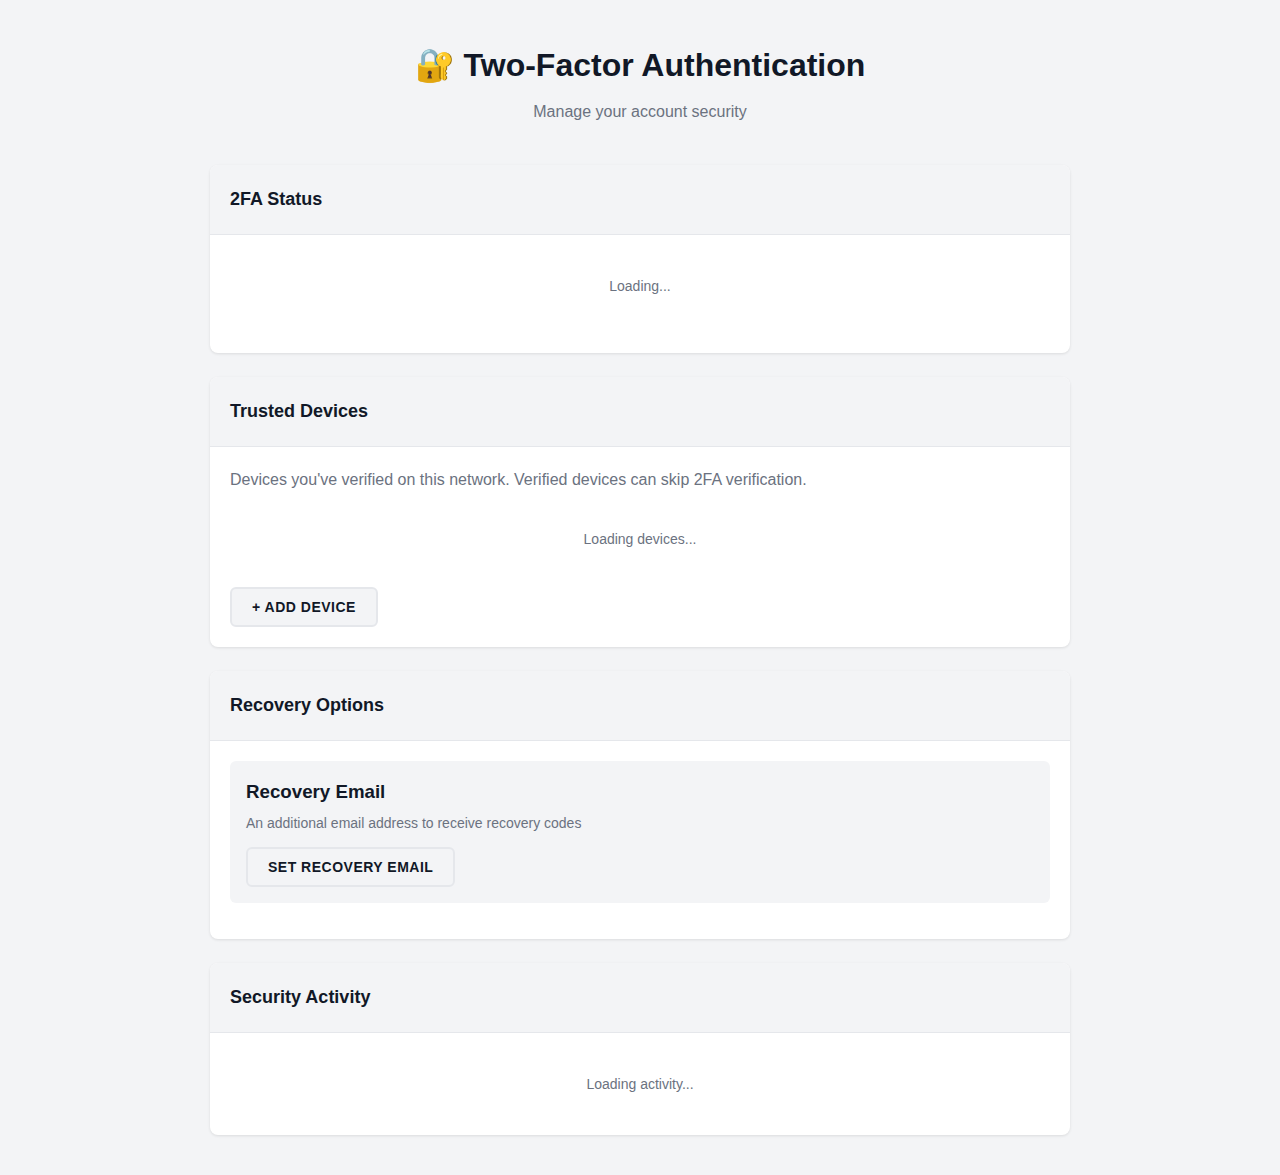
<file: 2fa-manage.html>
<!DOCTYPE html>
<html lang="en">
<head>
    <meta charset="UTF-8">
    <meta name="viewport" content="width=device-width, initial-scale=1.0">
    <title>2FA Management - ExpenseFlow</title>
    <link rel="stylesheet" href="2fa-manage.css">
</head>
<body>
    <div class="container">
        <div class="header">
            <h1>🔐 Two-Factor Authentication</h1>
            <p>Manage your account security</p>
        </div>

        <div class="content">
            <!-- 2FA Status Section -->
            <div class="card" id="status-card">
                <div class="card-header">
                    <h2>2FA Status</h2>
                </div>
                <div class="card-body">
                    <div class="status-info" id="status-info">
                        <div class="loading">Loading...</div>
                    </div>
                </div>
            </div>

            <!-- Enable/Disable 2FA Section -->
            <div class="card" id="enable-disable-card" style="display: none;">
                <div class="card-header">
                    <h2>Enable Two-Factor Authentication</h2>
                </div>
                <div class="card-body">
                    <p>Protect your account with two-factor authentication. Choose how you want to verify your identity when logging in.</p>
                    <button class="btn btn-primary" onclick="startTwoFASetup()">Start Setup</button>
                </div>
            </div>

            <!-- Disable 2FA Section -->
            <div class="card" id="disable-card" style="display: none;">
                <div class="card-header">
                    <h2>Disable Two-Factor Authentication</h2>
                </div>
                <div class="card-body">
                    <p class="warning">⚠️ Disabling 2FA will reduce your account security. Your account will no longer require 2FA verification during login.</p>
                    <button class="btn btn-danger" onclick="showDisableConfirm()">Disable 2FA</button>
                </div>
            </div>

            <!-- Backup Codes Section -->
            <div class="card" id="backup-codes-card" style="display: none;">
                <div class="card-header">
                    <h2>Backup Codes</h2>
                </div>
                <div class="card-body">
                    <p>Use backup codes to access your account if you lose access to your 2FA device.</p>
                    <div id="backup-codes-info"></div>
                    <div class="button-group">
                        <button class="btn btn-secondary" onclick="downloadBackupCodes()">📥 Download</button>
                        <button class="btn btn-secondary" onclick="printBackupCodes()">🖨️ Print</button>
                        <button class="btn btn-secondary" onclick="regenerateBackupCodes()">🔄 Regenerate</button>
                    </div>
                </div>
            </div>

            <!-- 2FA Method Section -->
            <div class="card" id="method-card" style="display: none;">
                <div class="card-header">
                    <h2>2FA Method</h2>
                </div>
                <div class="card-body">
                    <div class="method-info" id="method-info"></div>
                    <button class="btn btn-secondary" onclick="switchTwoFAMethod()">Change Method</button>
                </div>
            </div>

            <!-- Adaptive MFA Section -->
            <div class="card" id="adaptive-mfa-card" style="display: none;">
                <div class="card-header">
                    <h2>🤖 Adaptive MFA Orchestrator</h2>
                    <span class="beta-badge">BETA</span>
                </div>
                <div class="card-body">
                    <p>Enable adaptive multi-factor authentication that selects challenges based on risk assessment and user behavior patterns.</p>
                    <div id="adaptive-status" class="adaptive-status">
                        <div class="loading">Loading adaptive settings...</div>
                    </div>
                    <div class="adaptive-controls" id="adaptive-controls" style="display: none;">
                        <div class="adaptive-toggle">
                            <label class="toggle-label">
                                <input type="checkbox" id="adaptive-enabled" onchange="toggleAdaptiveMFA()">
                                <span class="toggle-slider"></span>
                                Enable Adaptive MFA
                            </label>
                        </div>
                        <div class="adaptive-settings" id="adaptive-settings" style="display: none;">
                            <h3>Risk Thresholds</h3>
                            <div class="threshold-controls">
                                <div class="threshold-item">
                                    <label for="high-threshold">High Risk Threshold:</label>
                                    <input type="range" id="high-threshold" min="0.5" max="1.0" step="0.1" value="0.8" onchange="updateThresholdDisplay('high')">
                                    <span id="high-threshold-value">0.8</span>
                                </div>
                                <div class="threshold-item">
                                    <label for="medium-threshold">Medium Risk Threshold:</label>
                                    <input type="range" id="medium-threshold" min="0.2" max="0.8" step="0.1" value="0.5" onchange="updateThresholdDisplay('medium')">
                                    <span id="medium-threshold-value">0.5</span>
                                </div>
                            </div>
                            <button class="btn btn-primary" onclick="saveAdaptiveSettings()">Save Settings</button>
                        </div>
                        <div class="adaptive-methods" id="adaptive-methods">
                            <h3>Available Challenge Methods</h3>
                            <div class="method-grid" id="method-grid">
                                <div class="loading">Loading methods...</div>
                            </div>
                        </div>
                        <div class="adaptive-test">
                            <h3>Test Confidence Scoring</h3>
                            <button class="btn btn-secondary" onclick="testConfidenceScoring()">🧪 Test Current Session</button>
                            <div id="confidence-result" class="confidence-result" style="display: none;"></div>
                        </div>
                    </div>
                </div>
            </div>

            <!-- Trusted Devices Section -->
            <div class="card">
                <div class="card-header">
                    <h2>Trusted Devices</h2>
                </div>
                <div class="card-body">
                    <p>Devices you've verified on this network. Verified devices can skip 2FA verification.</p>
                    <div id="devices-list" class="devices-list">
                        <div class="loading">Loading devices...</div>
                    </div>
                    <button class="btn btn-secondary" onclick="addNewDevice()">+ Add Device</button>
                </div>
            </div>

            <!-- Recovery Settings Section -->
            <div class="card">
                <div class="card-header">
                    <h2>Recovery Options</h2>
                </div>
                <div class="card-body">
                    <div class="recovery-option">
                        <h3>Recovery Email</h3>
                        <p>An additional email address to receive recovery codes</p>
                        <div id="recovery-email-info"></div>
                        <button class="btn btn-secondary" onclick="setRecoveryEmail()">Set Recovery Email</button>
                    </div>
                </div>
            </div>

            <!-- Activity Log Section -->
            <div class="card">
                <div class="card-header">
                    <h2>Security Activity</h2>
                </div>
                <div class="card-body">
                    <div id="activity-log" class="activity-log">
                        <div class="loading">Loading activity...</div>
                    </div>
                </div>
            </div>
        </div>
    </div>

    <!-- Disable Confirmation Modal -->
    <div id="disable-modal" class="modal" style="display: none;">
        <div class="modal-content">
            <div class="modal-header">
                <h2>Confirm Disable 2FA</h2>
                <button class="modal-close" onclick="closeModal()">&times;</button>
            </div>
            <div class="modal-body">
                <p class="warning">⚠️ <strong>Warning:</strong> Disabling 2FA will make your account less secure.</p>
                <p>Are you sure you want to disable two-factor authentication?</p>
                <div class="form-group">
                    <label for="disable-password">Enter your password to confirm:</label>
                    <input type="password" id="disable-password" placeholder="Your password" />
                </div>
            </div>
            <div class="modal-footer">
                <button class="btn btn-secondary" onclick="closeModal()">Cancel</button>
                <button class="btn btn-danger" onclick="confirmDisable()">Disable 2FA</button>
            </div>
        </div>
    </div>

    <!-- Verify Device Modal -->
    <div id="verify-device-modal" class="modal" style="display: none;">
        <div class="modal-content">
            <div class="modal-header">
                <h2>Verify Device</h2>
                <button class="modal-close" onclick="closeModal()">&times;</button>
            </div>
            <div class="modal-body">
                <p>Check your email for a verification code, then enter it below:</p>
                <div class="form-group">
                    <label for="verify-code">Verification Code:</label>
                    <input type="text" id="verify-code" placeholder="000000" maxlength="6" />
                </div>
                <div id="verify-error" class="error-message"></div>
            </div>
            <div class="modal-footer">
                <button class="btn btn-secondary" onclick="closeModal()">Cancel</button>
                <button class="btn btn-primary" onclick="confirmVerifyDevice()">Verify</button>
            </div>
        </div>
    </div>

    <!-- Recovery Email Modal -->
    <div id="recovery-email-modal" class="modal" style="display: none;">
        <div class="modal-content">
            <div class="modal-header">
                <h2>Set Recovery Email</h2>
                <button class="modal-close" onclick="closeModal()">&times;</button>
            </div>
            <div class="modal-body">
                <p>Set an additional email address to receive recovery codes:</p>
                <div class="form-group">
                    <label for="recovery-email">Recovery Email:</label>
                    <input type="email" id="recovery-email" placeholder="your.backup@email.com" />
                </div>
                <div id="recovery-error" class="error-message"></div>
            </div>
            <div class="modal-footer">
                <button class="btn btn-secondary" onclick="closeModal()">Cancel</button>
                <button class="btn btn-primary" onclick="confirmRecoveryEmail()">Save</button>
            </div>
        </div>
    </div>

    <script src="2fa-manage.js"></script>
</body>
</html>
</file>
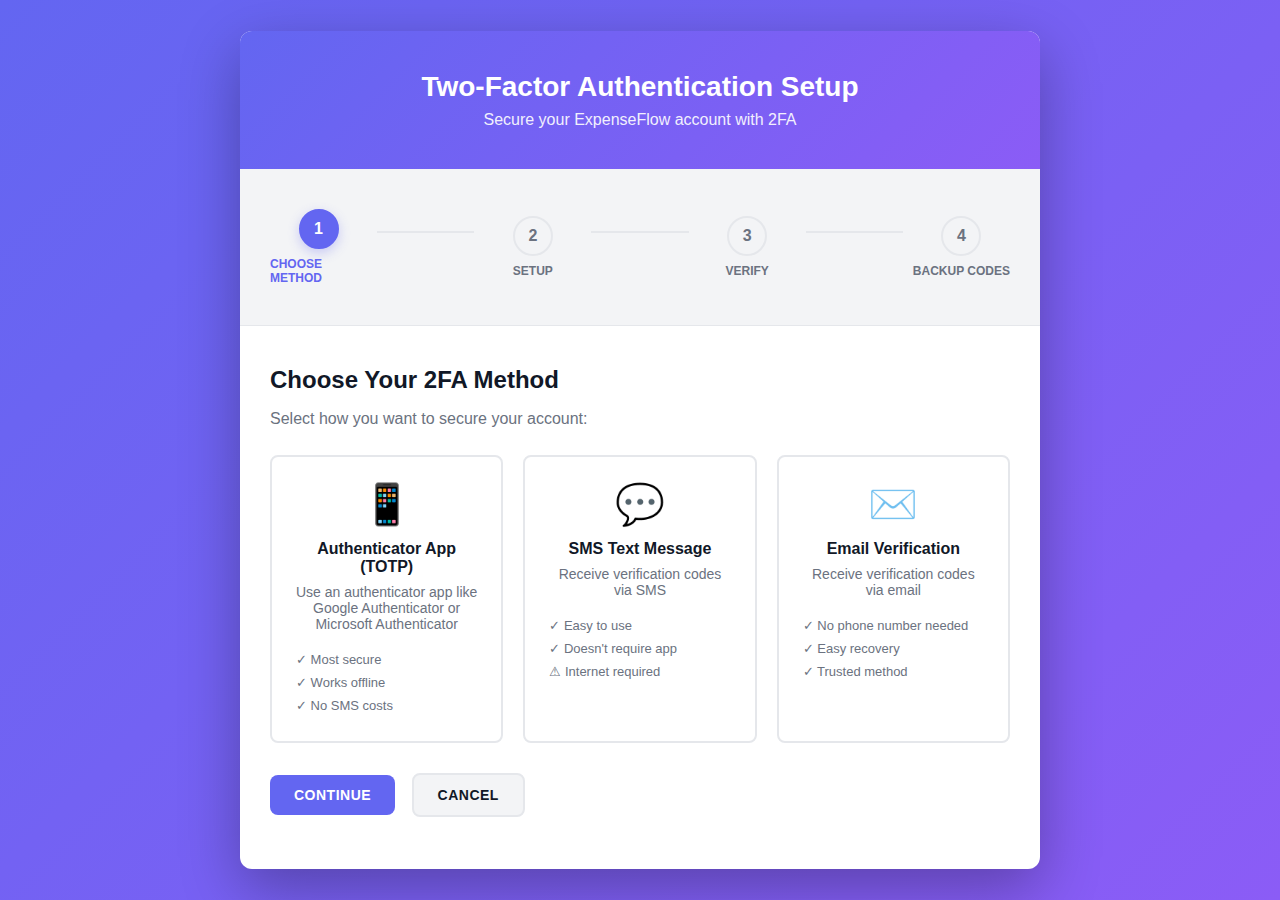
<file: 2fa-setup.html>
<!DOCTYPE html>
<html lang="en">
<head>
    <meta charset="UTF-8">
    <meta name="viewport" content="width=device-width, initial-scale=1.0">
    <title>2FA Setup Wizard - ExpenseFlow</title>
    <link rel="stylesheet" href="2fa-setup.css">
</head>
<body>
    <div class="container">
        <div class="wizard-container">
            <div class="wizard-header">
                <h1>Two-Factor Authentication Setup</h1>
                <p>Secure your ExpenseFlow account with 2FA</p>
            </div>

            <!-- Progress Indicator -->
            <div class="progress-indicator">
                <div class="step active" data-step="1">
                    <span class="step-number">1</span>
                    <span class="step-label">Choose Method</span>
                </div>
                <div class="progress-line"></div>
                <div class="step" data-step="2">
                    <span class="step-number">2</span>
                    <span class="step-label">Setup</span>
                </div>
                <div class="progress-line"></div>
                <div class="step" data-step="3">
                    <span class="step-number">3</span>
                    <span class="step-label">Verify</span>
                </div>
                <div class="progress-line"></div>
                <div class="step" data-step="4">
                    <span class="step-number">4</span>
                    <span class="step-label">Backup Codes</span>
                </div>
            </div>

            <!-- Step 1: Choose Method -->
            <div class="wizard-step active" id="step-1">
                <h2>Choose Your 2FA Method</h2>
                <p>Select how you want to secure your account:</p>

                <div class="method-options">
                    <div class="method-card" data-method="totp">
                        <div class="method-icon">📱</div>
                        <h3>Authenticator App (TOTP)</h3>
                        <p>Use an authenticator app like Google Authenticator or Microsoft Authenticator</p>
                        <ul class="method-features">
                            <li>✓ Most secure</li>
                            <li>✓ Works offline</li>
                            <li>✓ No SMS costs</li>
                        </ul>
                    </div>

                    <div class="method-card" data-method="sms">
                        <div class="method-icon">💬</div>
                        <h3>SMS Text Message</h3>
                        <p>Receive verification codes via SMS</p>
                        <ul class="method-features">
                            <li>✓ Easy to use</li>
                            <li>✓ Doesn't require app</li>
                            <li>⚠ Internet required</li>
                        </ul>
                    </div>

                    <div class="method-card" data-method="email">
                        <div class="method-icon">✉️</div>
                        <h3>Email Verification</h3>
                        <p>Receive verification codes via email</p>
                        <ul class="method-features">
                            <li>✓ No phone number needed</li>
                            <li>✓ Easy recovery</li>
                            <li>✓ Trusted method</li>
                        </ul>
                    </div>
                </div>

                <button class="btn btn-primary" onclick="proceedToSetup()">Continue</button>
                <button class="btn btn-secondary" onclick="cancelSetup()">Cancel</button>
            </div>

            <!-- Step 2: Setup -->
            <div class="wizard-step" id="step-2">
                <!-- TOTP Setup -->
                <div id="step-2-totp" style="display: none;">
                    <h2>Setup Authenticator App</h2>
                    <p>Follow these steps to set up your authenticator:</p>

                    <div class="setup-content">
                        <div class="qr-section">
                            <h3>Step 1: Scan QR Code</h3>
                            <p>Scan this QR code with your authenticator app:</p>
                            <div class="qr-code-container" id="qr-code"></div>
                            <p class="or-text">OR</p>
                            <h3>Enter Key Manually</h3>
                            <div class="manual-entry">
                                <code id="manual-key"></code>
                                <button class="btn btn-copy" onclick="copyToClipboard('#manual-key')">Copy</button>
                            </div>
                        </div>

                        <div class="instructions">
                            <h3>Recommended Authenticator Apps:</h3>
                            <ul>
                                <li>Google Authenticator</li>
                                <li>Microsoft Authenticator</li>
                                <li>Authy</li>
                                <li>LastPass Authenticator</li>
                                <li>FreeOTP</li>
                            </ul>
                        </div>
                    </div>

                    <button class="btn btn-primary" onclick="proceedToVerify()">I've Scanned the QR Code</button>
                    <button class="btn btn-secondary" onclick="goBackToMethodSelection()">Back</button>
                </div>

                <!-- Email Setup -->
                <div id="step-2-email" style="display: none;">
                    <h2>Setup Email Verification</h2>
                    <p>Enter an email address where you'll receive verification codes:</p>

                    <div id="email-setup" class="setup-content">
                        <div class="form-group">
                            <label for="email-input">Email Address</label>
                            <input type="email" id="email-input" placeholder="your-email@example.com" required>
                            <div id="email-error" class="error-message"></div>
                            <div id="email-loading" class="loading" style="display: none;">
                                <span></span> Sending verification code...
                            </div>
                        </div>

                        <button class="btn btn-primary" onclick="setupEmailMethod()">Send Verification Code</button>
                        <button class="btn btn-secondary" onclick="goBackToMethodSelection()">Back</button>
                    </div>

                    <div id="email-verify" style="display: none;">
                        <h3>Verify Email Address</h3>
                        <p>Enter the 6-digit code we sent to your email:</p>
                        
                        <div class="form-group">
                            <input type="text" id="email-code" placeholder="000000" maxlength="6" inputmode="numeric" autocomplete="off">
                            <div id="email-verify-error" class="error-message"></div>
                            <div id="email-verify-loading" class="loading" style="display: none;">
                                <span></span> Verifying...
                            </div>
                        </div>

                        <button class="btn btn-primary" onclick="verifyEmailMethod()">Verify Email</button>
                        <button class="btn btn-secondary" onclick="setupEmailMethod()">Resend Code</button>
                    </div>
                </div>

                <!-- SMS Setup -->
                <div id="step-2-sms" style="display: none;">
                    <h2>Setup SMS Verification</h2>
                    <p>Enter your phone number to receive SMS verification codes:</p>

                    <div id="sms-setup" class="setup-content">
                        <div class="form-group">
                            <label for="phone-input">Phone Number</label>
                            <input type="tel" id="phone-input" placeholder="+1 (555) 000-0000" required>
                            <p class="hint">Include country code (e.g., +1 for US, +44 for UK)</p>
                            <div id="sms-error" class="error-message"></div>
                            <div id="sms-loading" class="loading" style="display: none;">
                                <span></span> Sending verification code...
                            </div>
                        </div>

                        <button class="btn btn-primary" onclick="setupSMSMethod()">Send SMS Code</button>
                        <button class="btn btn-secondary" onclick="goBackToMethodSelection()">Back</button>
                    </div>

                    <div id="sms-verify" style="display: none;">
                        <h3>Verify Phone Number</h3>
                        <p>Enter the 6-digit code we sent to <span id="sms-phone-display"></span>:</p>
                        
                        <div class="form-group">
                            <input type="text" id="sms-code" placeholder="000000" maxlength="6" inputmode="numeric" autocomplete="off">
                            <div id="sms-verify-error" class="error-message"></div>
                            <div id="sms-verify-loading" class="loading" style="display: none;">
                                <span></span> Verifying...
                            </div>
                        </div>

                        <button class="btn btn-primary" onclick="verifySMSMethod()">Verify SMS Code</button>
                        <button class="btn btn-secondary" onclick="setupSMSMethod()">Resend Code</button>
                    </div>
                </div>
            </div>

            <!-- Step 3: Verify TOTP -->
            <div class="wizard-step" id="step-3">
                <div id="step-3-totp">
                    <h2>Verify Your Authenticator App</h2>
                    <p>Enter the 6-digit code from your authenticator app to confirm setup:</p>

                    <div class="verify-section">
                        <div class="totp-input-group">
                            <input 
                                type="text" 
                                id="totp-code" 
                                class="totp-input" 
                                placeholder="000000" 
                                maxlength="6" 
                                inputmode="numeric"
                                autocomplete="off"
                            >
                            <button class="btn btn-small" onclick="verifyTOTP()">Verify</button>
                        </div>
                        <div id="totp-error" class="error-message"></div>
                        <div id="totp-loading" class="loading" style="display: none;">
                            <span></span> Verifying...
                        </div>
                    </div>

                    <p class="hint">The code refreshes every 30 seconds. Make sure to enter it before it changes.</p>

                    <button class="btn btn-secondary" onclick="goBackToSetup()">Back</button>
                </div>
            </div>

            <!-- Step 4: Backup Codes -->
            <div class="wizard-step" id="step-4">
                <h2>Save Your Backup Codes</h2>
                <p><strong>Important:</strong> Save these backup codes in a secure location. You can use them to access your account if you lose access to your 2FA device.</p>

                <div class="backup-codes-section">
                    <div class="backup-codes-box" id="backup-codes-box">
                        <!-- Codes will be inserted here -->
                    </div>

                    <div class="backup-actions">
                        <button class="btn btn-secondary" onclick="downloadBackupCodes()">📥 Download Codes</button>
                        <button class="btn btn-secondary" onclick="printBackupCodes()">🖨️ Print Codes</button>
                        <button class="btn btn-secondary" onclick="copyBackupCodes()">📋 Copy All</button>
                    </div>
                </div>

                <div class="warning-box">
                    <p>⚠️ <strong>Warning:</strong> If you lose your device and backup codes, you will be locked out of your account. Store them safely!</p>
                </div>

                <div class="agreement">
                    <label>
                        <input type="checkbox" id="understood-backup" required>
                        <span>I have saved my backup codes in a secure location</span>
                    </label>
                </div>

                <button class="btn btn-primary" onclick="completeTwoFASetup()" id="complete-btn" disabled>
                    Complete Setup
                </button>
            </div>

            <!-- Success Message -->
            <div class="wizard-step" id="step-success" style="display: none;">
                <div class="success-icon">✅</div>
                <h2>2FA Setup Complete!</h2>
                <p>Your account is now protected with two-factor authentication.</p>

                <div class="success-details">
                    <p>The next time you log in, you'll be asked for your 2FA code.</p>
                </div>

                <button class="btn btn-primary" onclick="redirectToDashboard()">Go to Dashboard</button>
            </div>
        </div>
    </div>

    <script src="2fa-setup.js"></script>
</body>
</html>
</file>
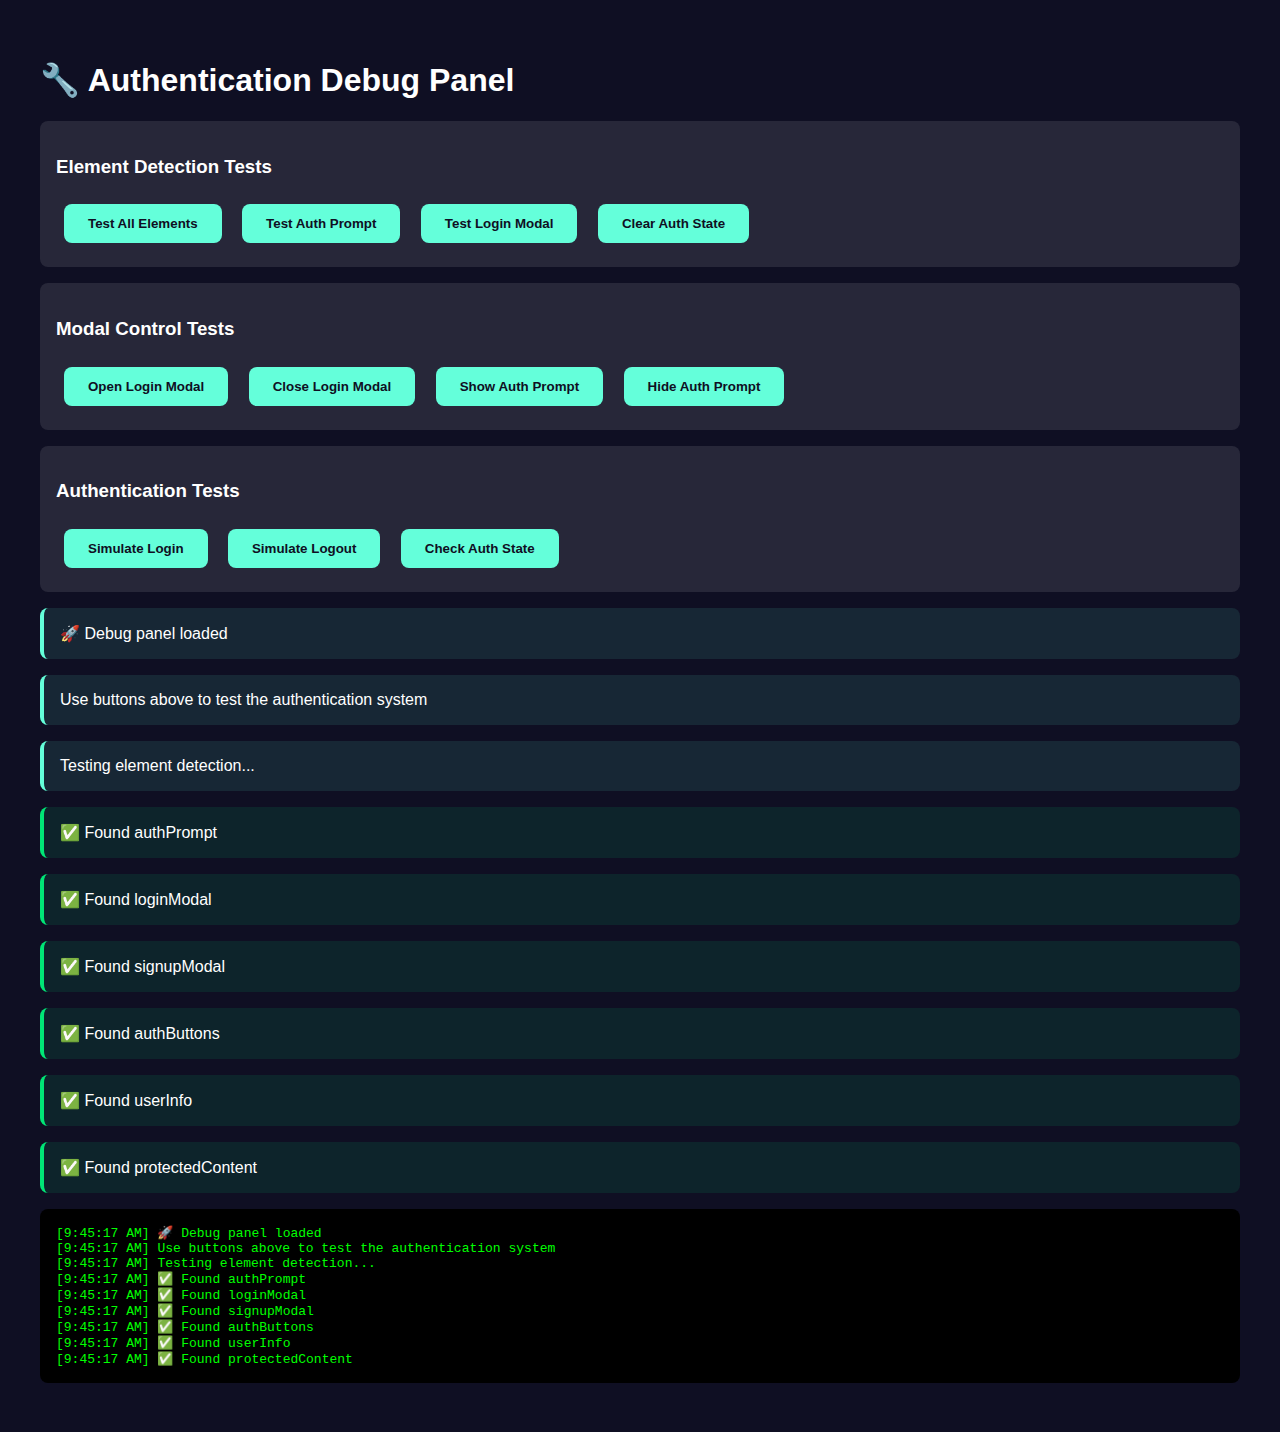
<file: debug-auth.html>
<!doctype html>
<html lang="en">
  <head>
    <meta charset="UTF-8" />
    <meta name="viewport" content="width=device-width, initial-scale=1.0" />
    <title>Debug Auth System</title>
    <link
      rel="stylesheet"
      href="https://cdnjs.cloudflare.com/ajax/libs/font-awesome/6.4.0/css/all.min.css"
    />
    <style>
      body {
        font-family: Arial, sans-serif;
        background: #0f0f23;
        color: white;
        padding: 2rem;
      }
      .debug-panel {
        background: rgba(255, 255, 255, 0.1);
        border-radius: 8px;
        padding: 1rem;
        margin-bottom: 1rem;
      }
      button {
        margin: 0.5rem;
        padding: 0.75rem 1.5rem;
        border: none;
        border-radius: 8px;
        background: #64ffda;
        color: #0f0f23;
        cursor: pointer;
        font-weight: bold;
      }
      button:hover {
        background: #4fd4b8;
      }
      .status {
        padding: 1rem;
        margin: 1rem 0;
        border-radius: 8px;
        border-left: 4px solid;
      }
      .status.success {
        border-color: #00e676;
        background: rgba(0, 230, 118, 0.1);
      }
      .status.error {
        border-color: #ff5722;
        background: rgba(255, 87, 34, 0.1);
      }
      .status.info {
        border-color: #64ffda;
        background: rgba(100, 255, 218, 0.1);
      }
      #debug-output {
        background: #000;
        color: #0f0;
        padding: 1rem;
        border-radius: 8px;
        font-family: monospace;
        white-space: pre-line;
        max-height: 300px;
        overflow-y: auto;
        margin: 1rem 0;
      }
    </style>
  </head>
  <body>
    <h1>🔧 Authentication Debug Panel</h1>

    <div class="debug-panel">
      <h3>Element Detection Tests</h3>
      <button onclick="testElements()">Test All Elements</button>
      <button onclick="testAuthPrompt()">Test Auth Prompt</button>
      <button onclick="testLoginModal()">Test Login Modal</button>
      <button onclick="clearAuthState()">Clear Auth State</button>
    </div>

    <div class="debug-panel">
      <h3>Modal Control Tests</h3>
      <button onclick="openLoginModal()">Open Login Modal</button>
      <button onclick="closeLoginModal()">Close Login Modal</button>
      <button onclick="showAuthPrompt()">Show Auth Prompt</button>
      <button onclick="hideAuthPrompt()">Hide Auth Prompt</button>
    </div>

    <div class="debug-panel">
      <h3>Authentication Tests</h3>
      <button onclick="simulateLogin()">Simulate Login</button>
      <button onclick="simulateLogout()">Simulate Logout</button>
      <button onclick="checkAuthState()">Check Auth State</button>
    </div>

    <div id="status-area"></div>
    <div id="debug-output"></div>

    <script>
      function log(message, type = "info") {
        const output = document.getElementById("debug-output");
        const timestamp = new Date().toLocaleTimeString();
        output.textContent += `[${timestamp}] ${message}\n`;
        output.scrollTop = output.scrollHeight;

        showStatus(message, type);
      }

      function showStatus(message, type = "info") {
        const statusArea = document.getElementById("status-area");
        const status = document.createElement("div");
        status.className = `status ${type}`;
        status.textContent = message;
        statusArea.appendChild(status);

        setTimeout(() => status.remove(), 5000);
      }

      function testElements() {
        log("Testing element detection...");

        const elements = [
          "authPrompt",
          "loginModal",
          "signupModal",
          "authButtons",
          "userInfo",
          "protectedContent",
        ];

        elements.forEach((id) => {
          const element = document.getElementById(id);
          if (element) {
            log(`✅ Found ${id}`, "success");
          } else {
            log(`❌ Missing ${id}`, "error");
          }
        });
      }

      function testAuthPrompt() {
        const authPrompt = document.getElementById("authPrompt");
        if (authPrompt) {
          const isVisible = authPrompt.classList.contains("show");
          log(`Auth Prompt - Classes: ${authPrompt.className}`);
          log(`Auth Prompt - Visible: ${isVisible}`);
          log(`Auth Prompt - Style: ${authPrompt.style.cssText}`);

          const computed = window.getComputedStyle(authPrompt);
          log(`Auth Prompt - Computed opacity: ${computed.opacity}`);
          log(`Auth Prompt - Computed visibility: ${computed.visibility}`);
          log(`Auth Prompt - Computed z-index: ${computed.zIndex}`);
        } else {
          log("❌ Auth Prompt element not found!", "error");
        }
      }

      function testLoginModal() {
        const loginModal = document.getElementById("loginModal");
        if (loginModal) {
          const isActive = loginModal.classList.contains("active");
          log(`Login Modal - Classes: ${loginModal.className}`);
          log(`Login Modal - Active: ${isActive}`);

          const computed = window.getComputedStyle(loginModal);
          log(`Login Modal - Computed opacity: ${computed.opacity}`);
          log(`Login Modal - Computed visibility: ${computed.visibility}`);
          log(`Login Modal - Computed z-index: ${computed.zIndex}`);
        } else {
          log("❌ Login Modal element not found!", "error");
        }
      }

      function clearAuthState() {
        localStorage.removeItem("authToken");
        localStorage.removeItem("userInfo");
        log("🗑️ Cleared authentication state", "info");
      }

      // Mock functions that should exist in main app
      function openLoginModal() {
        log("🔓 Attempting to open login modal...");
        const modal = document.getElementById("loginModal");
        const authPrompt = document.getElementById("authPrompt");

        if (modal) {
          if (authPrompt) authPrompt.classList.remove("show");
          modal.classList.add("active");
          document.body.classList.add("modal-active");
          log("✅ Login modal opened", "success");
        } else {
          log("❌ Login modal not found!", "error");
        }
      }

      function closeLoginModal() {
        log("🔒 Attempting to close login modal...");
        const modal = document.getElementById("loginModal");

        if (modal) {
          modal.classList.remove("active");
          document.body.classList.remove("modal-active");
          log("✅ Login modal closed", "success");
        } else {
          log("❌ Login modal not found!", "error");
        }
      }

      function showAuthPrompt() {
        log("👤 Attempting to show auth prompt...");
        const authPrompt = document.getElementById("authPrompt");

        if (authPrompt) {
          authPrompt.classList.add("show");
          log("✅ Auth prompt shown", "success");
        } else {
          log("❌ Auth prompt not found!", "error");
        }
      }

      function hideAuthPrompt() {
        log("🚫 Attempting to hide auth prompt...");
        const authPrompt = document.getElementById("authPrompt");

        if (authPrompt) {
          authPrompt.classList.remove("show");
          log("✅ Auth prompt hidden", "success");
        } else {
          log("❌ Auth prompt not found!", "error");
        }
      }

      function simulateLogin() {
        const fakeUser = { username: "TestUser", email: "test@example.com" };
        const fakeToken = "fake-jwt-token-" + Date.now();

        localStorage.setItem("authToken", fakeToken);
        localStorage.setItem("userInfo", JSON.stringify(fakeUser));

        log(`🎉 Simulated login for ${fakeUser.username}`, "success");
      }

      function simulateLogout() {
        localStorage.removeItem("authToken");
        localStorage.removeItem("userInfo");
        log("👋 Simulated logout", "info");
      }

      function checkAuthState() {
        const token = localStorage.getItem("authToken");
        const userInfo = localStorage.getItem("userInfo");

        if (token && userInfo) {
          const user = JSON.parse(userInfo);
          log(`✅ Authenticated as ${user.username || user.email}`, "success");
        } else {
          log("❌ Not authenticated", "error");
        }
      }

      // Initialize
      document.addEventListener("DOMContentLoaded", function () {
        log("🚀 Debug panel loaded");
        log("Use buttons above to test the authentication system");
        testElements();
      });
    </script>

    <!-- Authentication Prompt for Unauthenticated Users -->
    <div id="authPrompt" class="auth-prompt">
      <div class="auth-prompt-content">
        <div class="auth-prompt-icon">
          <i class="fas fa-lock"></i>
        </div>
        <h2>Login Required</h2>
        <p>
          Please sign in to access all the amazing features of ExpenseFlow and
          start managing your finances effectively.
        </p>
        <div class="auth-prompt-buttons">
          <button class="auth-prompt-btn primary" onclick="openLoginModal()">
            <i class="fas fa-sign-in-alt"></i>
            Login
          </button>
          <button class="auth-prompt-btn secondary" onclick="openSignupModal()">
            <i class="fas fa-user-plus"></i>
            Sign Up
          </button>
        </div>
      </div>
    </div>

    <!-- Login Modal Overlay -->
    <div id="loginModal" class="login-modal-overlay">
      <div class="login-modal">
        <button class="login-modal-close" onclick="closeLoginModal()">
          <i class="fas fa-times"></i>
        </button>
        <div class="login-modal-content">
          <div
            style="text-align: center; font-size: 2rem; margin-bottom: 0.5rem"
          >
            <i class="fas fa-lock"></i>
          </div>
          <h2>Login to ExpenseFlow</h2>
          <form id="loginFormModal">
            <div class="form-group">
              <label for="loginEmailModal">Email:</label>
              <input
                type="email"
                id="loginEmailModal"
                required
                placeholder="Enter your email"
              />
            </div>
            <div class="form-group">
              <label for="loginPasswordModal">Password:</label>
              <input
                type="password"
                id="loginPasswordModal"
                required
                placeholder="Enter your password"
              />
            </div>
            <button type="submit" class="login-btn">Login</button>
          </form>
        </div>
      </div>
    </div>

    <!-- Signup Modal Overlay -->
    <div id="signupModal" class="login-modal-overlay">
      <div class="login-modal">
        <button class="login-modal-close" onclick="closeSignupModal()">
          <i class="fas fa-times"></i>
        </button>
        <div class="login-modal-content">
          <div
            style="text-align: center; font-size: 2rem; margin-bottom: 0.5rem"
          >
            <i class="fas fa-user-plus"></i>
          </div>
          <h2>Sign Up for ExpenseFlow</h2>
          <form id="signupFormModal">
            <div class="form-group">
              <label for="signupUsernameModal">Username:</label>
              <input
                type="text"
                id="signupUsernameModal"
                required
                placeholder="Choose a username"
              />
            </div>
            <div class="form-group">
              <label for="signupEmailModal">Email:</label>
              <input
                type="email"
                id="signupEmailModal"
                required
                placeholder="Enter your email"
              />
            </div>
            <div class="form-group">
              <label for="signupPasswordModal">Password:</label>
              <input
                type="password"
                id="signupPasswordModal"
                required
                placeholder="Create a password"
              />
            </div>
            <button type="submit" class="login-btn">Sign Up</button>
          </form>
        </div>
      </div>
    </div>

    <!-- Mock elements for testing -->
    <div id="authButtons" style="display: none"></div>
    <div id="userInfo" style="display: none"></div>
    <div id="protectedContent" style="display: none"></div>

    <style>
      /* Modal styles for debug page */
      .auth-prompt {
        position: fixed;
        top: 0;
        left: 0;
        right: 0;
        bottom: 0;
        background: linear-gradient(
          135deg,
          rgba(15, 15, 35, 0.95) 0%,
          rgba(26, 26, 46, 0.95) 100%
        );
        backdrop-filter: blur(10px);
        z-index: 1500;
        display: flex;
        align-items: center;
        justify-content: center;
        opacity: 0;
        visibility: hidden;
        transition: all 0.4s ease;
        padding: 2rem;
      }

      .auth-prompt.show {
        opacity: 1;
        visibility: visible;
      }

      .auth-prompt-content {
        background: rgba(255, 255, 255, 0.08);
        backdrop-filter: blur(20px);
        border-radius: 24px;
        padding: 3rem 2.5rem;
        max-width: 500px;
        width: 100%;
        text-align: center;
        border: 1px solid rgba(100, 255, 218, 0.15);
        box-shadow: 0 25px 50px rgba(0, 0, 0, 0.3);
      }

      .auth-prompt-icon {
        width: 80px;
        height: 80px;
        background: linear-gradient(135deg, #667eea, #764ba2);
        border-radius: 50%;
        display: flex;
        align-items: center;
        justify-content: center;
        margin: 0 auto 2rem;
        font-size: 2rem;
        color: white;
      }

      .auth-prompt h2 {
        color: white;
        font-size: 2rem;
        margin-bottom: 1rem;
      }

      .auth-prompt p {
        color: #cfd3ff;
        margin-bottom: 2rem;
      }

      .auth-prompt-buttons {
        display: flex;
        gap: 1rem;
        justify-content: center;
      }

      .auth-prompt-btn {
        padding: 0.9rem 2rem;
        border-radius: 14px;
        border: none;
        font-weight: 600;
        cursor: pointer;
        transition: all 0.3s ease;
        display: flex;
        align-items: center;
        gap: 0.5rem;
      }

      .auth-prompt-btn.primary {
        background: linear-gradient(135deg, #667eea, #764ba2);
        color: white;
      }

      .auth-prompt-btn.secondary {
        background: rgba(100, 255, 218, 0.1);
        color: #64ffda;
        border: 1px solid rgba(100, 255, 218, 0.3);
      }

      .login-modal-overlay {
        position: fixed;
        top: 0;
        left: 0;
        width: 100%;
        height: 100%;
        background: rgba(15, 15, 35, 0.8);
        backdrop-filter: blur(12px);
        display: flex;
        justify-content: center;
        align-items: center;
        z-index: 2500;
        opacity: 0;
        visibility: hidden;
        transition: all 0.3s ease;
      }

      .login-modal-overlay.active {
        opacity: 1;
        visibility: visible;
      }

      .login-modal {
        background: rgba(255, 255, 255, 0.08);
        backdrop-filter: blur(14px);
        border-radius: 20px;
        padding: 2.5rem;
        max-width: 420px;
        width: 90%;
        color: #ffffff;
        position: relative;
        border: 1px solid rgba(100, 255, 218, 0.1);
      }

      .login-modal-close {
        position: absolute;
        top: 15px;
        right: 15px;
        background: rgba(255, 255, 255, 0.1);
        border: none;
        border-radius: 50%;
        width: 35px;
        height: 35px;
        color: #cfd3ff;
        cursor: pointer;
        display: flex;
        align-items: center;
        justify-content: center;
      }

      .login-modal-content h2 {
        text-align: center;
        margin-bottom: 2rem;
        color: #fff;
      }

      .form-group {
        margin-bottom: 1.5rem;
      }

      .form-group label {
        display: block;
        margin-bottom: 0.5rem;
        color: #cfd3ff;
      }

      .form-group input {
        width: 100%;
        padding: 0.9rem 1rem;
        border-radius: 12px;
        border: 1px solid rgba(100, 255, 218, 0.2);
        outline: none;
        background: rgba(255, 255, 255, 0.1);
        color: #ffffff;
        box-sizing: border-box;
      }

      .login-btn {
        width: 100%;
        padding: 1rem;
        border-radius: 14px;
        border: none;
        font-weight: 600;
        cursor: pointer;
        color: #ffffff;
        background: linear-gradient(135deg, #667eea, #764ba2);
      }
    </style>
  </body>
</html>
</file>
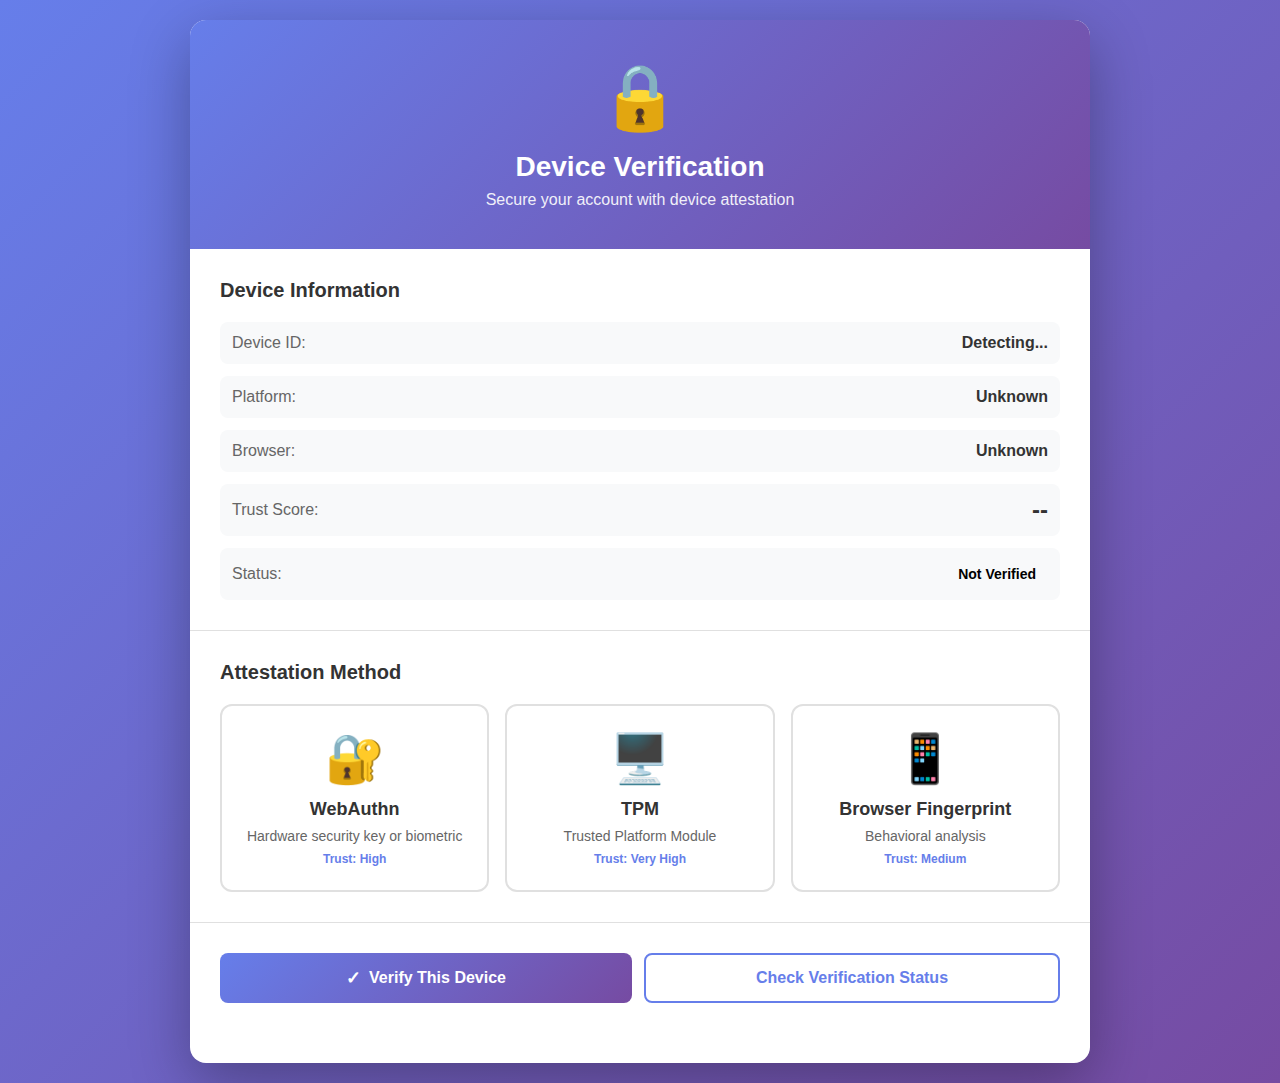
<file: device-verification.html>
<!DOCTYPE html>
<html lang="en">
<head>
    <meta charset="UTF-8">
    <meta name="viewport" content="width=device-width, initial-scale=1.0">
    <title>Device Verification - ExpenseFlow</title>
    <link rel="stylesheet" href="device-verification.css">
</head>
<body>
    <div class="container">
        <div class="verification-card">
            <div class="header">
                <div class="icon">🔒</div>
                <h1>Device Verification</h1>
                <p class="subtitle">Secure your account with device attestation</p>
            </div>

            <!-- Device Info Section -->
            <div class="section" id="device-info-section">
                <h2>Device Information</h2>
                <div class="device-details">
                    <div class="detail-row">
                        <span class="label">Device ID:</span>
                        <span class="value" id="device-id">Detecting...</span>
                    </div>
                    <div class="detail-row">
                        <span class="label">Platform:</span>
                        <span class="value" id="platform">Unknown</span>
                    </div>
                    <div class="detail-row">
                        <span class="label">Browser:</span>
                        <span class="value" id="browser">Unknown</span>
                    </div>
                    <div class="detail-row">
                        <span class="label">Trust Score:</span>
                        <span class="value trust-score" id="trust-score">--</span>
                    </div>
                    <div class="detail-row">
                        <span class="label">Status:</span>
                        <span class="badge" id="attestation-status">Not Verified</span>
                    </div>
                </div>
            </div>

            <!-- Attestation Options -->
            <div class="section" id="attestation-options">
                <h2>Attestation Method</h2>
                <div class="attestation-methods">
                    <div class="method-card" data-provider="WEBAUTHENTICATION">
                        <div class="method-icon">🔐</div>
                        <div class="method-name">WebAuthn</div>
                        <div class="method-desc">Hardware security key or biometric</div>
                        <div class="method-trust">Trust: High</div>
                    </div>
                    <div class="method-card" data-provider="TPM">
                        <div class="method-icon">🖥️</div>
                        <div class="method-name">TPM</div>
                        <div class="method-desc">Trusted Platform Module</div>
                        <div class="method-trust">Trust: Very High</div>
                    </div>
                    <div class="method-card" data-provider="FALLBACK" data-default="true">
                        <div class="method-icon">📱</div>
                        <div class="method-name">Browser Fingerprint</div>
                        <div class="method-desc">Behavioral analysis</div>
                        <div class="method-trust">Trust: Medium</div>
                    </div>
                </div>
            </div>

            <!-- Action Buttons -->
            <div class="actions">
                <button id="verify-btn" class="btn btn-primary">
                    <span class="btn-icon">✓</span>
                    Verify This Device
                </button>
                <button id="check-status-btn" class="btn btn-secondary">
                    Check Verification Status
                </button>
            </div>

            <!-- Status Messages -->
            <div id="status-messages"></div>

            <!-- Trust Details -->
            <div class="section" id="trust-details" style="display: none;">
                <h2>Trust Analysis</h2>
                <div class="trust-breakdown">
                    <div class="trust-component">
                        <div class="component-label">Attestation</div>
                        <div class="component-bar">
                            <div class="component-fill" id="trust-attestation"></div>
                        </div>
                        <div class="component-score" id="score-attestation">--</div>
                    </div>
                    <div class="trust-component">
                        <div class="component-label">Stability</div>
                        <div class="component-bar">
                            <div class="component-fill" id="trust-stability"></div>
                        </div>
                        <div class="component-score" id="score-stability">--</div>
                    </div>
                    <div class="trust-component">
                        <div class="component-label">Behavioral</div>
                        <div class="component-bar">
                            <div class="component-fill" id="trust-behavioral"></div>
                        </div>
                        <div class="component-score" id="score-behavioral">--</div>
                    </div>
                    <div class="trust-component">
                        <div class="component-label">Historical</div>
                        <div class="component-bar">
                            <div class="component-fill" id="trust-historical"></div>
                        </div>
                        <div class="component-score" id="score-historical">--</div>
                    </div>
                </div>

                <!-- Risk Factors -->
                <div id="risk-factors" class="risk-factors" style="display: none;">
                    <h3>Risk Factors Detected</h3>
                    <div id="risk-list"></div>
                </div>

                <!-- Recommendations -->
                <div id="recommendations" class="recommendations" style="display: none;">
                    <h3>Recommendations</h3>
                    <div id="recommendation-list"></div>
                </div>
            </div>

            <!-- Device History -->
            <div class="section" id="device-history-section" style="display: none;">
                <h2>Device History</h2>
                <div id="history-timeline"></div>
            </div>
        </div>
    </div>

    <script src="device-verification.js"></script>
</body>
</html>
</file>
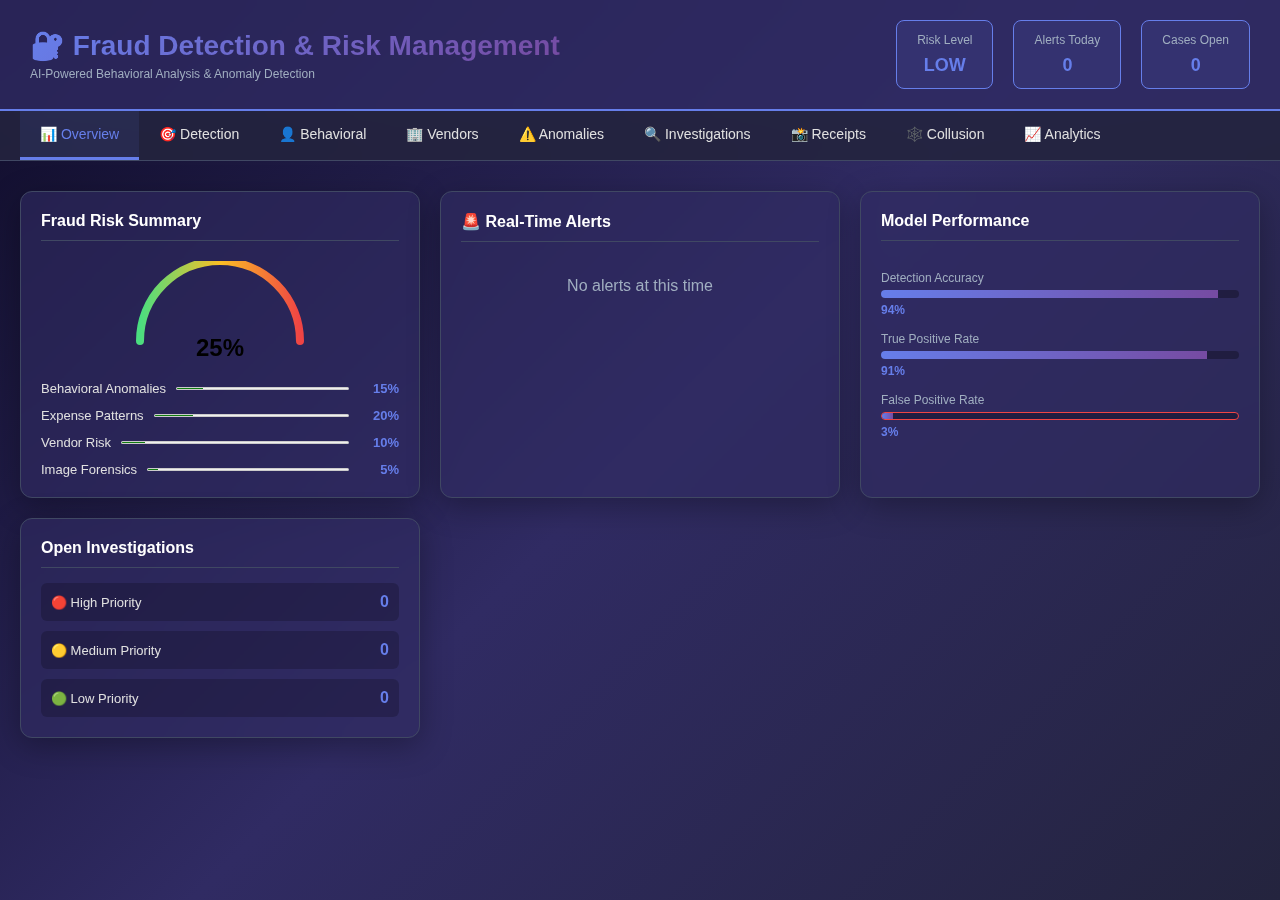
<file: fraud-dashboard.html>
<!DOCTYPE html>
<html lang="en">
<head>
    <meta charset="UTF-8">
    <meta name="viewport" content="width=device-width, initial-scale=1.0">
    <title>AI Fraud Detection & Risk Management - ExpenseFlow</title>
    <link rel="stylesheet" href="fraud-dashboard.css">
</head>
<body>
    <div class="fraud-container">
        <!-- Header -->
        <header class="fraud-header">
            <div class="header-content">
                <div class="header-title">
                    <h1>🔐 Fraud Detection & Risk Management</h1>
                    <p>AI-Powered Behavioral Analysis & Anomaly Detection</p>
                </div>
                <div class="header-stats">
                    <div class="stat-box">
                        <span class="stat-label">Risk Level</span>
                        <span class="stat-value" id="system-risk-level">LOW</span>
                    </div>
                    <div class="stat-box">
                        <span class="stat-label">Alerts Today</span>
                        <span class="stat-value" id="alerts-count">0</span>
                    </div>
                    <div class="stat-box">
                        <span class="stat-label">Cases Open</span>
                        <span class="stat-value" id="cases-count">0</span>
                    </div>
                </div>
            </div>
        </header>

        <!-- Navigation Tabs -->
        <nav class="fraud-nav">
            <button class="nav-btn active" data-tab="overview">📊 Overview</button>
            <button class="nav-btn" data-tab="detection">🎯 Detection</button>
            <button class="nav-btn" data-tab="behavioral">👤 Behavioral</button>
            <button class="nav-btn" data-tab="vendors">🏢 Vendors</button>
            <button class="nav-btn" data-tab="anomalies">⚠️ Anomalies</button>
            <button class="nav-btn" data-tab="investigations">🔍 Investigations</button>
            <button class="nav-btn" data-tab="receipts">📸 Receipts</button>
            <button class="nav-btn" data-tab="collusion">🕸️ Collusion</button>
            <button class="nav-btn" data-tab="analytics">📈 Analytics</button>
        </nav>

        <!-- Main Content -->
        <main class="fraud-main">

            <!-- Overview Tab -->
            <section id="overview-tab" class="tab-content active">
                <div class="overview-grid">
                    <!-- Risk Score Summary -->
                    <div class="card risk-summary">
                        <h3>Fraud Risk Summary</h3>
                        <div class="risk-gauge">
                            <svg class="gauge-svg" viewBox="0 0 200 100">
                                <defs>
                                    <linearGradient id="gaugeGradient" x1="0%" y1="0%" x2="100%" y2="0%">
                                        <stop offset="0%" style="stop-color:#4ade80;stop-opacity:1" />
                                        <stop offset="50%" style="stop-color:#fbbf24;stop-opacity:1" />
                                        <stop offset="100%" style="stop-color:#ef4444;stop-opacity:1" />
                                    </linearGradient>
                                </defs>
                                <path d="M 20 80 A 60 60 0 0 1 180 80" fill="none" stroke="url(#gaugeGradient)" stroke-width="8" stroke-linecap="round"/>
                                <text x="100" y="95" text-anchor="middle" font-size="24" font-weight="bold" id="risk-score">25%</text>
                            </svg>
                        </div>
                        <div class="risk-breakdown">
                            <div class="risk-item">
                                <span>Behavioral Anomalies</span>
                                <meter value="15" max="100"></meter>
                                <span class="risk-value">15%</span>
                            </div>
                            <div class="risk-item">
                                <span>Expense Patterns</span>
                                <meter value="20" max="100"></meter>
                                <span class="risk-value">20%</span>
                            </div>
                            <div class="risk-item">
                                <span>Vendor Risk</span>
                                <meter value="10" max="100"></meter>
                                <span class="risk-value">10%</span>
                            </div>
                            <div class="risk-item">
                                <span>Image Forensics</span>
                                <meter value="5" max="100"></meter>
                                <span class="risk-value">5%</span>
                            </div>
                        </div>
                    </div>

                    <!-- Real-Time Alerts -->
                    <div class="card alerts-feed">
                        <h3>🚨 Real-Time Alerts</h3>
                        <div class="alerts-container" id="alerts-container">
                            <div class="no-alerts">No alerts at this time</div>
                        </div>
                    </div>

                    <!-- Model Performance -->
                    <div class="card model-performance">
                        <h3>Model Performance</h3>
                        <div class="metric">
                            <span class="metric-label">Detection Accuracy</span>
                            <div class="metric-bar">
                                <div class="metric-fill" style="width: 94%"></div>
                            </div>
                            <span class="metric-value">94%</span>
                        </div>
                        <div class="metric">
                            <span class="metric-label">True Positive Rate</span>
                            <div class="metric-bar">
                                <div class="metric-fill" style="width: 91%"></div>
                            </div>
                            <span class="metric-value">91%</span>
                        </div>
                        <div class="metric">
                            <span class="metric-label">False Positive Rate</span>
                            <div class="metric-bar alert">
                                <div class="metric-fill" style="width: 3%"></div>
                            </div>
                            <span class="metric-value">3%</span>
                        </div>
                    </div>

                    <!-- Investigation Status -->
                    <div class="card investigation-status">
                        <h3>Open Investigations</h3>
                        <div id="investigations-summary" class="status-summary">
                            <div class="status-item">
                                <span>🔴 High Priority</span>
                                <strong id="high-priority-count">0</strong>
                            </div>
                            <div class="status-item">
                                <span>🟡 Medium Priority</span>
                                <strong id="medium-priority-count">0</strong>
                            </div>
                            <div class="status-item">
                                <span>🟢 Low Priority</span>
                                <strong id="low-priority-count">0</strong>
                            </div>
                        </div>
                    </div>
                </div>
            </section>

            <!-- Detection Tab -->
            <section id="detection-tab" class="tab-content">
                <div class="detection-grid">
                    <!-- Fraud Detection Config -->
                    <div class="card detection-config">
                        <h3>Detection Settings</h3>
                        <div class="form-group">
                            <label>Detection Sensitivity</label>
                            <input type="range" id="sensitivity-slider" min="0" max="100" value="50">
                            <span id="sensitivity-value">50%</span>
                        </div>
                        <div class="form-group">
                            <label>Alert Threshold (Confidence)</label>
                            <input type="range" id="threshold-slider" min="0" max="100" value="75">
                            <span id="threshold-value">75%</span>
                        </div>
                        <div class="form-group">
                            <label>
                                <input type="checkbox" id="auto-investigation" checked>
                                Auto-create investigations for high-risk alerts
                            </label>
                        </div>
                        <div class="form-group">
                            <label>
                                <input type="checkbox" id="model-learning" checked>
                                Enable continuous model learning
                            </label>
                        </div>
                        <button class="btn btn-primary" id="train-model-btn">🧠 Retrain Model</button>
                    </div>

                    <!-- Active Detection Processes -->
                    <div class="card active-detections">
                        <h3>Active Detection Processes</h3>
                        <div class="process-list" id="process-list">
                            <div class="process-item">
                                <span class="process-name">Isolation Forest</span>
                                <span class="process-status active">Active</span>
                            </div>
                            <div class="process-item">
                                <span class="process-name">Autoencoder Neural Network</span>
                                <span class="process-status active">Active</span>
                            </div>
                            <div class="process-item">
                                <span class="process-name">Behavioral Pattern Analysis</span>
                                <span class="process-status active">Active</span>
                            </div>
                            <div class="process-item">
                                <span class="process-name">Network Analysis (Collusion)</span>
                                <span class="process-status active">Active</span>
                            </div>
                        </div>
                    </div>

                    <!-- Recent Detections -->
                    <div class="card detections-list">
                        <h3>Recent Detections</h3>
                        <div class="table-wrapper">
                            <table>
                                <thead>
                                    <tr>
                                        <th>Type</th>
                                        <th>Risk Score</th>
                                        <th>Timestamp</th>
                                        <th>Status</th>
                                    </tr>
                                </thead>
                                <tbody id="detections-tbody">
                                    <tr>
                                        <td colspan="4" class="empty-state">No detections yet</td>
                                    </tr>
                                </tbody>
                            </table>
                        </div>
                    </div>
                </div>
            </section>

            <!-- Behavioral Tab -->
            <section id="behavioral-tab" class="tab-content">
                <div class="behavioral-grid">
                    <!-- Typing Pattern Analysis -->
                    <div class="card typing-analysis">
                        <h3>Typing Pattern Analysis</h3>
                        <div class="biometric-meter">
                            <canvas id="typing-pattern-canvas" width="300" height="150"></canvas>
                        </div>
                        <div class="analysis-stats">
                            <div class="stat">
                                <span>Keystroke Dynamics Score</span>
                                <strong id="typing-score">98%</strong>
                            </div>
                            <div class="stat">
                                <span>Baseline Match</span>
                                <strong id="baseline-match">98%</strong>
                            </div>
                            <div class="stat">
                                <span>Anomaly Risk</span>
                                <strong id="typing-anomaly" class="safe">LOW</strong>
                            </div>
                        </div>
                    </div>

                    <!-- Mouse Movement Analysis -->
                    <div class="card mouse-analysis">
                        <h3>Mouse Movement Analysis</h3>
                        <div class="biometric-meter">
                            <canvas id="mouse-pattern-canvas" width="300" height="150"></canvas>
                        </div>
                        <div class="analysis-stats">
                            <div class="stat">
                                <span>Movement Pattern Score</span>
                                <strong id="mouse-score">96%</strong>
                            </div>
                            <div class="stat">
                                <span>Velocity Baseline</span>
                                <strong id="velocity-baseline">95%</strong>
                            </div>
                            <div class="stat">
                                <span>Anomaly Risk</span>
                                <strong id="mouse-anomaly" class="safe">LOW</strong>
                            </div>
                        </div>
                    </div>

                    <!-- Session Behavior -->
                    <div class="card session-behavior">
                        <h3>Current Session Behavior</h3>
                        <div class="behavior-metrics">
                            <div class="behavior-item">
                                <span>Session Duration</span>
                                <strong id="session-duration">12m 34s</strong>
                            </div>
                            <div class="behavior-item">
                                <span>Click Count</span>
                                <strong id="click-count">284</strong>
                            </div>
                            <div class="behavior-item">
                                <span>Keystroke Count</span>
                                <strong id="keystroke-count">1,247</strong>
                            </div>
                            <div class="behavior-item">
                                <span>Scroll Events</span>
                                <strong id="scroll-count">56</strong>
                            </div>
                            <div class="behavior-item">
                                <span>Mouse Movements</span>
                                <strong id="movement-count">3,421</strong>
                            </div>
                            <div class="behavior-item">
                                <span>Tab Changes</span>
                                <strong id="tab-changes">8</strong>
                            </div>
                        </div>
                    </div>

                    <!-- Behavioral Timeline -->
                    <div class="card behavioral-timeline">
                        <h3>Behavioral Timeline</h3>
                        <div id="behavior-timeline" class="timeline">
                            <div class="timeline-event">
                                <span class="timeline-time">14:32</span>
                                <span class="timeline-desc">User logged in</span>
                            </div>
                            <div class="timeline-event">
                                <span class="timeline-time">14:33</span>
                                <span class="timeline-desc">Accessed expenses list</span>
                            </div>
                            <div class="timeline-event">
                                <span class="timeline-time">14:35</span>
                                <span class="timeline-desc">Added new expense</span>
                            </div>
                        </div>
                    </div>
                </div>
            </section>

            <!-- Vendors Tab -->
            <section id="vendors-tab" class="tab-content">
                <div class="vendors-grid">
                    <!-- Vendor Risk Database -->
                    <div class="card vendor-management">
                        <h3>Vendor Risk Scoring</h3>
                        <div class="vendor-search">
                            <input type="text" id="vendor-search" placeholder="Search vendors...">
                        </div>
                        <div class="vendor-controls">
                            <button class="btn btn-secondary" id="add-vendor-btn">➕ Add Vendor</button>
                            <button class="btn btn-secondary" id="import-blacklist-btn">📥 Import Blacklist</button>
                        </div>
                        <div class="table-wrapper">
                            <table>
                                <thead>
                                    <tr>
                                        <th>Vendor Name</th>
                                        <th>Risk Score</th>
                                        <th>Status</th>
                                        <th>Last Verified</th>
                                        <th>Actions</th>
                                    </tr>
                                </thead>
                                <tbody id="vendors-tbody">
                                    <tr>
                                        <td colspan="5" class="empty-state">No vendors assessed yet</td>
                                    </tr>
                                </tbody>
                            </table>
                        </div>
                    </div>

                    <!-- Blacklist Management -->
                    <div class="card blacklist-management">
                        <h3>Blacklist & Suspicious Vendors</h3>
                        <div class="list-container" id="blacklist-container">
                            <div class="list-item blocked">
                                <span class="vendor-name">Fraudulent Vendor Inc</span>
                                <span class="vendor-reason">Confirmed fraud</span>
                                <button class="btn-small btn-secondary">Remove</button>
                            </div>
                        </div>
                    </div>

                    <!-- Vendor Risk Factors -->
                    <div class="card risk-factors">
                        <h3>Risk Factor Breakdown</h3>
                        <div class="factor-list">
                            <div class="factor">
                                <span>Transaction Frequency</span>
                                <meter value="30" max="100"></meter>
                                <span class="factor-value">30%</span>
                            </div>
                            <div class="factor">
                                <span>Average Amount Deviation</span>
                                <meter value="45" max="100"></meter>
                                <span class="factor-value">45%</span>
                            </div>
                            <div class="factor">
                                <span>Payment Method Inconsistency</span>
                                <meter value="20" max="100"></meter>
                                <span class="factor-value">20%</span>
                            </div>
                            <div class="factor">
                                <span>Geographic Anomalies</span>
                                <meter value="15" max="100"></meter>
                                <span class="factor-value">15%</span>
                            </div>
                        </div>
                    </div>
                </div>
            </section>

            <!-- Anomalies Tab -->
            <section id="anomalies-tab" class="tab-content">
                <div class="anomalies-grid">
                    <!-- Expense Pattern Anomalies -->
                    <div class="card expense-anomalies">
                        <h3>Expense Pattern Anomalies</h3>
                        <div class="anomaly-list" id="anomaly-list">
                            <div class="anomaly-item warning">
                                <div class="anomaly-header">
                                    <span class="anomaly-type">Category Spike</span>
                                    <span class="anomaly-score">87%</span>
                                </div>
                                <span class="anomaly-details">Travel expenses up 250% from baseline</span>
                                <span class="anomaly-timestamp">Today at 14:15</span>
                            </div>
                        </div>
                    </div>

                    <!-- Time-Based Anomalies -->
                    <div class="card time-anomalies">
                        <h3>Time-Based Anomalies</h3>
                        <canvas id="time-anomaly-chart" width="400" height="200"></canvas>
                    </div>

                    <!-- Amount Anomalies -->
                    <div class="card amount-anomalies">
                        <h3>Amount Anomalies</h3>
                        <canvas id="amount-anomaly-chart" width="400" height="200"></canvas>
                    </div>

                    <!-- Frequency Anomalies -->
                    <div class="card frequency-anomalies">
                        <h3>Frequency Anomalies</h3>
                        <div class="frequency-analysis" id="frequency-analysis">
                            <div class="freq-item">
                                <span>Office Supplies</span>
                                <meter value="75" max="100"></meter>
                                <span class="deviation">↑ 150% above baseline</span>
                            </div>
                        </div>
                    </div>

                    <!-- Travel Policy Violations -->
                    <div class="card travel-policy">
                        <h3>Travel Policy Violations</h3>
                        <div class="violation-list" id="violation-list">
                            <div class="violation-item warning">
                                <span class="policy-rule">Daily Hotel Limit: $300</span>
                                <span class="violation-amount">$450 spent</span>
                                <span class="violation-date">Mar 2, 2026</span>
                            </div>
                        </div>
                    </div>
                </div>
            </section>

            <!-- Investigations Tab -->
            <section id="investigations-tab" class="tab-content">
                <div class="investigations-grid">
                    <!-- Investigation Cases -->
                    <div class="card investigations-list">
                        <h3>Investigation Cases</h3>
                        <div class="case-controls">
                            <button class="btn btn-primary" id="new-case-btn">🔍 New Case</button>
                            <select id="case-filter">
                                <option value="">All Cases</option>
                                <option value="open">Open</option>
                                <option value="pending">Pending Review</option>
                                <option value="closed">Closed</option>
                            </select>
                        </div>
                        <div class="case-list" id="case-list">
                            <div class="case-card">
                                <div class="case-header">
                                    <span class="case-id">Case #001</span>
                                    <span class="case-priority high">🔴 High</span>
                                </div>
                                <span class="case-title">Duplicate Expense Detection</span>
                                <span class="case-status">Open</span>
                                <span class="case-date">Created: Mar 1, 2026</span>
                            </div>
                        </div>
                    </div>

                    <!-- Case Details -->
                    <div class="card case-details">
                        <h3>Case Details</h3>
                        <div id="case-detail-panel" class="detail-panel">
                            <p class="placeholder">Select a case to view details</p>
                        </div>
                    </div>

                    <!-- Evidence Collector -->
                    <div class="card evidence-collector">
                        <h3>Automated Evidence Collection</h3>
                        <div class="evidence-list" id="evidence-list">
                            <div class="evidence-item">
                                <span class="evidence-type">📧 Email Records</span>
                                <span class="evidence-status collected">Collected</span>
                            </div>
                            <div class="evidence-item">
                                <span class="evidence-type">📄 Receipt Images</span>
                                <span class="evidence-status collected">Collected</span>
                            </div>
                            <div class="evidence-item">
                                <span class="evidence-type">📊 Transaction History</span>
                                <span class="evidence-status collecting">Collecting...</span>
                            </div>
                        </div>
                    </div>
                </div>
            </section>

            <!-- Receipts Tab -->
            <section id="receipts-tab" class="tab-content">
                <div class="receipts-grid">
                    <!-- Receipt Forensics -->
                    <div class="card receipt-upload">
                        <h3>Receipt Forensics Analysis</h3>
                        <div class="upload-area" id="receipt-drop-zone">
                            <input type="file" id="receipt-file" accept="image/*" multiple>
                            <p>📸 Drag & drop receipts or click to upload</p>
                        </div>
                    </div>

                    <!-- Forensic Results -->
                    <div class="card forensic-results">
                        <h3>Forensic Analysis Results</h3>
                        <div class="forensic-list" id="forensic-list">
                            <div class="forensic-item">
                                <div class="forensic-header">
                                    <span class="receipt-name">receipt_001.jpg</span>
                                    <span class="authenticity-score safe">✓ Authentic</span>
                                </div>
                                <div class="forensic-details">
                                    <div class="detail">
                                        <span>Image Manipulation</span>
                                        <strong>Not Detected</strong>
                                    </div>
                                    <div class="detail">
                                        <span>Amount Tampering</span>
                                        <strong>Not Detected</strong>
                                    </div>
                                    <div class="detail">
                                        <span>Duplicate Detection</span>
                                        <strong>Unique</strong>
                                    </div>
                                </div>
                            </div>
                        </div>
                    </div>

                    <!-- Image Metadata -->
                    <div class="card metadata-analysis">
                        <h3>Metadata Analysis</h3>
                        <div id="metadata-panel" class="metadata-panel">
                            <div class="metadata-item">
                                <span class="field">Creation Date</span>
                                <span class="value" id="metadata-date">-</span>
                            </div>
                            <div class="metadata-item">
                                <span class="field">Camera Info</span>
                                <span class="value" id="metadata-camera">-</span>
                            </div>
                            <div class="metadata-item">
                                <span class="field">Modification History</span>
                                <span class="value" id="metadata-history">-</span>
                            </div>
                        </div>
                    </div>
                </div>
            </section>

            <!-- Collusion Tab -->
            <section id="collusion-tab" class="tab-content">
                <div class="collusion-grid">
                    <!-- Collusion Network -->
                    <div class="card collusion-network">
                        <h3>Collusion Detection Network</h3>
                        <canvas id="network-graph" width="500" height="400"></canvas>
                    </div>

                    <!-- Suspicious Connections -->
                    <div class="card suspicious-connections">
                        <h3>Suspicious Connection Patterns</h3>
                        <div class="connection-list" id="connection-list">
                            <div class="connection-item warning">
                                <div class="parties">
                                    <span>Employee A</span>
                                    <span class="arrow">↔</span>
                                    <span>Vendor X</span>
                                </div>
                                <span class="connection-strength">85% similarity</span>
                                <span class="transactions">34 shared transactions</span>
                            </div>
                        </div>
                    </div>

                    <!-- Co-occurrence Analysis -->
                    <div class="card cooccurrence-analysis">
                        <h3>Co-Occurrence Analysis</h3>
                        <table>
                            <thead>
                                <tr>
                                    <th>Entity Pair</th>
                                    <th>Frequency</th>
                                    <th>Risk Score</th>
                                </tr>
                            </thead>
                            <tbody id="cooccurrence-tbody">
                                <tr>
                                    <td colspan="3" class="empty-state">No suspicious patterns detected</td>
                                </tr>
                            </tbody>
                        </table>
                    </div>
                </div>
            </section>

            <!-- Analytics Tab -->
            <section id="analytics-tab" class="tab-content">
                <div class="analytics-grid">
                    <!-- Fraud Trends -->
                    <div class="card fraud-trends">
                        <h3>Fraud Detection Trends</h3>
                        <canvas id="trends-chart" width="400" height="200"></canvas>
                    </div>

                    <!-- Detection by Type -->
                    <div class="card detection-types">
                        <h3>Detection by Type</h3>
                        <canvas id="detection-types-chart" width="400" height="200"></canvas>
                    </div>

                    <!-- Model Accuracy Over Time -->
                    <div class="card model-accuracy">
                        <h3>Model Accuracy Trend</h3>
                        <canvas id="accuracy-trend-chart" width="400" height="200"></canvas>
                    </div>

                    <!-- Summary Statistics -->
                    <div class="card summary-stats">
                        <h3>Summary Statistics</h3>
                        <div class="stats-grid">
                            <div class="stat-item">
                                <span class="stat-label">Total Expenses Analyzed</span>
                                <strong id="total-analyzed">2,847</strong>
                            </div>
                            <div class="stat-item">
                                <span class="stat-label">Anomalies Detected</span>
                                <strong id="total-anomalies">34</strong>
                            </div>
                            <div class="stat-item">
                                <span class="stat-label">False Positives</span>
                                <strong id="false-positives">2</strong>
                            </div>
                            <div class="stat-item">
                                <span class="stat-label">Confirmed Frauds</span>
                                <strong id="confirmed-frauds">3</strong>
                            </div>
                            <div class="stat-item">
                                <span class="stat-label">Prevention Rate</span>
                                <strong id="prevention-rate">91.2%</strong>
                            </div>
                            <div class="stat-item">
                                <span class="stat-label">Avg Detection Time</span>
                                <strong id="detection-time">4.2 hours</strong>
                            </div>
                        </div>
                    </div>
                </div>
            </section>

        </main>
    </div>

    <!-- Modals -->

    <!-- Add Vendor Modal -->
    <div id="vendor-modal" class="modal">
        <div class="modal-content">
            <span class="modal-close">&times;</span>
            <h2>Add/Edit Vendor</h2>
            <form id="vendor-form">
                <div class="form-group">
                    <label>Vendor Name</label>
                    <input type="text" id="vendor-name" required>
                </div>
                <div class="form-group">
                    <label>Vendor Category</label>
                    <select id="vendor-category">
                        <option>Software</option>
                        <option>Hardware</option>
                        <option>Services</option>
                        <option>Travel</option>
                        <option>Other</option>
                    </select>
                </div>
                <div class="form-group">
                    <label>Risk Status</label>
                    <select id="vendor-status">
                        <option>Trusted</option>
                        <option>Pending Review</option>
                        <option>Suspicious</option>
                        <option>Blacklisted</option>
                    </select>
                </div>
                <div class="form-group">
                    <label>Notes</label>
                    <textarea id="vendor-notes"></textarea>
                </div>
                <button type="submit" class="btn btn-primary">Save Vendor</button>
            </form>
        </div>
    </div>

    <!-- New Investigation Case Modal -->
    <div id="case-modal" class="modal">
        <div class="modal-content">
            <span class="modal-close">&times;</span>
            <h2>Create Investigation Case</h2>
            <form id="case-form">
                <div class="form-group">
                    <label>Case Title</label>
                    <input type="text" id="case-title" required>
                </div>
                <div class="form-group">
                    <label>Description</label>
                    <textarea id="case-description" required></textarea>
                </div>
                <div class="form-group">
                    <label>Priority</label>
                    <select id="case-priority">
                        <option value="low">Low</option>
                        <option value="medium" selected>Medium</option>
                        <option value="high">High</option>
                    </select>
                </div>
                <div class="form-group">
                    <label>Assigned To</label>
                    <input type="email" id="case-assigned">
                </div>
                <button type="submit" class="btn btn-primary">Create Case</button>
            </form>
        </div>
    </div>

    <!-- Scripts -->
    <script src="behavioral-biometrics.js"></script>
    <script src="duplicate-detector.js"></script>
    <script src="vendor-risk-scorer.js"></script>
    <script src="anomaly-detector.js"></script>
    <script src="travel-policy-enforcer.js"></script>
    <script src="receipt-forensics.js"></script>
    <script src="collusion-detector.js"></script>
    <script src="investigation-manager.js"></script>
    <script src="fraud-database-connector.js"></script>
    <script src="model-trainer.js"></script>
    <script src="fraud-detector.js"></script>

</body>
</html>
</file>
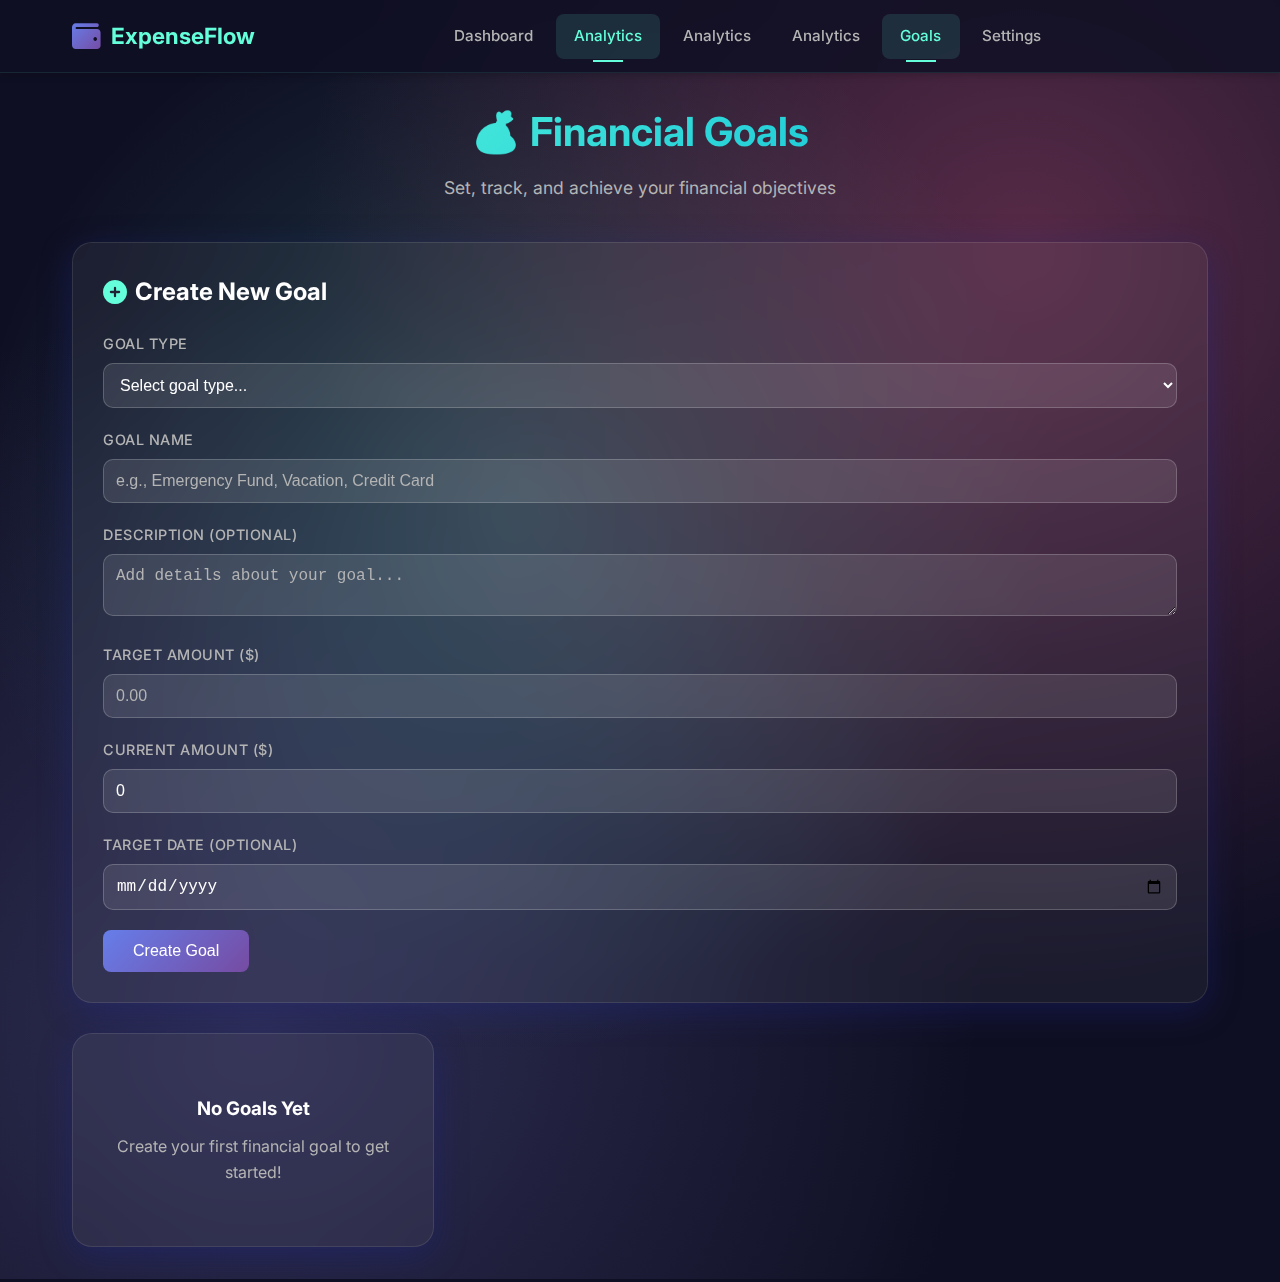
<file: goals.html>
<!DOCTYPE html>
<html lang="en">
<head>
    <meta charset="UTF-8">
    <meta name="viewport" content="width=device-width, initial-scale=1.0, user-scalable=no">
    <meta name="theme-color" content="#64ffda">
    <meta name="description" content="Set and track your financial goals with ExpenseFlow">
    <link rel="stylesheet" href="https://cdnjs.cloudflare.com/ajax/libs/font-awesome/6.5.0/css/all.min.css">
    <link rel="preconnect" href="https://fonts.googleapis.com">
    <link rel="preconnect" href="https://fonts.gstatic.com" crossorigin>
    <link href="https://fonts.googleapis.com/css2?family=Inter:wght@300;400;500;600;700&display=swap" rel="stylesheet">
    <title>Financial Goals - ExpenseFlow</title>
    <style>
        :root {
            /* Color Palette */
            --primary-gradient: linear-gradient(135deg, #667eea 0%, #764ba2 100%);
            --secondary-gradient: linear-gradient(135deg, #f093fb 0%, #f5576c 100%);
            --success-gradient: linear-gradient(135deg, #4facfe 0%, #00f2fe 100%);
            --warning-gradient: linear-gradient(135deg, #fa709a 0%, #fee140 100%);
            --dark-gradient: linear-gradient(135deg, #232526 0%, #414345 100%);
            
            /* Background Colors */
            --bg-primary: #0f0f23;
            --bg-secondary: #1a1a2e;
            --bg-tertiary: #16213e;
            --bg-glass: rgba(255, 255, 255, 0.1);
            
            /* Text Colors */
            --text-primary: #ffffff;
            --text-secondary: #b4b4b4;
            --text-accent: #64ffda;
            
            /* Accent Colors */
            --accent-primary: #64ffda;
            --accent-secondary: #ff6b9d;
            --success: #00e676;
            --error: #ff5722;
            --warning: #ffc107;
            
            /* Shadows */
            --shadow-glass: 0 8px 32px 0 rgba(31, 38, 135, 0.37);
            --shadow-hover: 0 15px 35px rgba(0, 0, 0, 0.1);
            --shadow-card: 0 8px 16px rgba(0, 0, 0, 0.3);
        }

        * {
            margin: 0;
            padding: 0;
            box-sizing: border-box;
        }

        html, body {
            width: 100%;
            max-width: 100%;
            overflow-x: hidden;
        }

        html {
            scroll-behavior: smooth;
        }

        body {
            font-family: 'Inter', -apple-system, BlinkMacSystemFont, 'Segoe UI', Roboto, sans-serif;
            background: var(--bg-primary);
            background-image: 
                radial-gradient(circle at 20% 80%, rgba(120, 119, 198, 0.3) 0%, transparent 50%),
                radial-gradient(circle at 80% 20%, rgba(255, 107, 157, 0.3) 0%, transparent 50%),
                radial-gradient(circle at 40% 40%, rgba(100, 255, 218, 0.2) 0%, transparent 50%);
            min-height: 100vh;
            color: var(--text-primary);
            line-height: 1.6;
        }

        /* Header Styles */
        .header {
            position: fixed;
            top: 0;
            width: 100%;
            z-index: 1000;
            backdrop-filter: blur(12px);
            background: rgba(15, 15, 35, 0.85);
            border-bottom: 1px solid rgba(100, 255, 218, 0.1);
            box-shadow: 0 2px 8px rgba(0, 0, 0, 0.2);
            transition: all 0.3s ease;
        }

        .navbar {
            padding: 0.85rem 0;
        }

        .nav-container {
            max-width: 1200px;
            margin: 0 auto;
            padding: 0 2rem;
            display: flex;
            justify-content: space-between;
            align-items: center;
            gap: 2rem;
        }

        .nav-logo {
            display: flex;
            align-items: center;
            gap: 0.65rem;
            font-size: 1.4rem;
            font-weight: 700;
            color: var(--accent-primary);
            text-decoration: none;
            cursor: pointer;
            transition: transform 0.2s ease;
            flex-shrink: 0;
        }

        .nav-logo:hover {
            transform: scale(1.05);
        }

        .nav-logo i {
            font-size: 1.8rem;
            background: var(--primary-gradient);
            -webkit-background-clip: text;
            -webkit-text-fill-color: transparent;
            background-clip: text;
        }

        .nav-menu {
            display: flex;
            gap: 0.25rem;
            list-style: none;
            flex: 1;
            justify-content: center;
        }

        .nav-link {
            color: var(--text-secondary);
            text-decoration: none;
            font-weight: 500;
            font-size: 0.95rem;
            padding: 0.65rem 1.15rem;
            border-radius: 8px;
            transition: all 0.25s ease;
            position: relative;
            display: flex;
            align-items: center;
            gap: 0.4rem;
        }

        .nav-link::after {
            content: '';
            position: absolute;
            bottom: -3px;
            left: 50%;
            width: 0;
            height: 2px;
            background: var(--accent-primary);
            transition: all 0.3s ease;
            transform: translateX(-50%);
        }

        .nav-link:hover {
            color: var(--accent-primary);
            background: rgba(100, 255, 218, 0.08);
        }

        .nav-link:hover::after {
            width: 30px;
        }

        .nav-link.active {
            color: var(--accent-primary);
            background: rgba(100, 255, 218, 0.12);
        }

        .nav-link.active::after {
            width: 30px;
        }

        .nav-toggle {
            display: none;
            flex-direction: column;
            cursor: pointer;
            z-index: 1001;
            gap: 5px;
        }

        .bar {
            width: 24px;
            height: 2.5px;
            background: var(--accent-primary);
            transition: all 0.3s ease;
            border-radius: 2px;
        }

        .container {
            max-width: 1200px;
            margin: 0 auto;
            padding: 100px 2rem 2rem;
        }

        .page-header {
            text-align: center;
            color: white;
            margin-bottom: 40px;
        }

        .page-header h1 {
            font-size: 2.5em;
            margin-bottom: 10px;
            background: linear-gradient(135deg, #64ffda 0%, #00b4d8 100%);
            -webkit-background-clip: text;
            -webkit-text-fill-color: transparent;
            background-clip: text;
        }

        .page-header p {
            font-size: 1.1em;
            color: var(--text-secondary);
        }

        .add-goal-section {
            background: rgba(255, 255, 255, 0.05);
            backdrop-filter: blur(20px);
            border-radius: 20px;
            border: 1px solid rgba(255, 255, 255, 0.1);
            padding: 30px;
            margin-bottom: 30px;
            box-shadow: var(--shadow-glass);
        }

        .add-goal-section h2 {
            color: var(--text-primary);
            margin-bottom: 20px;
            display: flex;
            align-items: center;
            gap: 0.5rem;
        }

        .add-goal-section h2 i {
            color: var(--accent-primary);
        }

        .form-group {
            margin-bottom: 20px;
        }

        label {
            display: block;
            margin-bottom: 8px;
            color: var(--text-secondary);
            font-weight: 500;
            font-size: 0.9rem;
            text-transform: uppercase;
            letter-spacing: 0.5px;
        }

        input, select, textarea {
            width: 100%;
            padding: 12px;
            border: 1px solid rgba(255, 255, 255, 0.2);
            border-radius: 10px;
            background: rgba(255, 255, 255, 0.05);
            backdrop-filter: blur(10px);
            color: var(--text-primary);
            font-size: 1rem;
            transition: all 0.3s ease;
        }

        input:focus, select:focus, textarea:focus {
            outline: none;
            border-color: var(--accent-primary);
            box-shadow: 0 0 0 3px rgba(100, 255, 218, 0.1);
        }

        input::placeholder, textarea::placeholder {
            color: var(--text-secondary);
        }

        select option {
            background: var(--bg-secondary);
            color: var(--text-primary);
        }

        .btn {
            background: linear-gradient(135deg, #667eea 0%, #764ba2 100%);
            color: white;
            border: none;
            padding: 12px 30px;
            border-radius: 8px;
            font-size: 1em;
            cursor: pointer;
            transition: transform 0.2s;
        }

        .btn:hover {
            transform: translateY(-2px);
        }

        .goals-grid {
            display: grid;
            grid-template-columns: repeat(auto-fill, minmax(350px, 1fr));
            gap: 25px;
        }

        .goal-card {
            background: rgba(255, 255, 255, 0.05);
            backdrop-filter: blur(20px);
            border-radius: 20px;
            border: 1px solid rgba(255, 255, 255, 0.1);
            padding: 25px;
            box-shadow: var(--shadow-glass);
            transition: transform 0.3s;
        }

        .goal-card:hover {
            transform: translateY(-5px);
            box-shadow: var(--shadow-hover);
        }

        .goal-header {
            display: flex;
            justify-content: space-between;
            align-items: start;
            margin-bottom: 15px;
        }

        .goal-type {
            display: inline-block;
            padding: 5px 12px;
            border-radius: 20px;
            font-size: 0.85em;
            font-weight: 600;
            text-transform: uppercase;
        }

        .type-savings {
            background: #e3f2fd;
            color: #1976d2;
        }

        .type-spending {
            background: #fff3e0;
            color: #f57c00;
        }

        .type-debt {
            background: #fce4ec;
            color: #c2185b;
        }

        .goal-actions {
            display: flex;
            gap: 10px;
        }

        .icon-btn {
            background: none;
            border: none;
            cursor: pointer;
            font-size: 1.2em;
            color: #999;
            transition: color 0.3s;
        }

        .icon-btn:hover {
            color: #667eea;
        }

        .goal-title {
            font-size: 1.4em;
            color: var(--text-primary);
            margin-bottom: 10px;
        }

        .goal-description {
            color: var(--text-secondary);
            margin-bottom: 15px;
            font-size: 0.95em;
        }

        .goal-amounts {
            display: flex;
            justify-content: space-between;
            margin-bottom: 15px;
            font-size: 0.9em;
            color: var(--text-secondary);
        }

        .progress-bar {
            width: 100%;
            height: 25px;
            background: rgba(255, 255, 255, 0.1);
            border-radius: 15px;
            overflow: hidden;
            margin-bottom: 15px;
        }

        .progress-fill {
            height: 100%;
            background: var(--primary-gradient);
            transition: width 0.5s ease;
            display: flex;
            align-items: center;
            justify-content: center;
            color: white;
            font-weight: 600;
            font-size: 0.85em;
        }

        .goal-stats {
            display: flex;
            justify-content: space-between;
            padding-top: 15px;
            border-top: 1px solid rgba(255, 255, 255, 0.1);
        }

        .stat {
            text-align: center;
        }

        .stat-label {
            font-size: 0.8em;
            color: var(--text-secondary);
            margin-bottom: 5px;
        }

        .stat-value {
            font-size: 1.1em;
            font-weight: 600;
            color: var(--text-primary);
        }

        .empty-state {
            text-align: center;
            padding: 60px 20px;
            background: rgba(255, 255, 255, 0.05);
            backdrop-filter: blur(20px);
            border-radius: 20px;
            border: 1px solid rgba(255, 255, 255, 0.1);
            box-shadow: var(--shadow-glass);
        }

        .empty-state h3 {
            color: var(--text-primary);
            margin-bottom: 10px;
        }

        .empty-state p {
            color: var(--text-secondary);
        }

        .update-progress {
            margin-top: 15px;
            padding-top: 15px;
            border-top: 1px solid rgba(255, 255, 255, 0.1);
        }

        .update-input {
            display: flex;
            gap: 10px;
            align-items: center;
        }

        .update-input input {
            flex: 1;
        }

        .update-input button {
            padding: 10px 20px;
        }

        @media (max-width: 1024px) {
            .nav-toggle {
                display: flex;
            }
            
            .nav-menu {
                position: fixed;
                top: 0;
                left: -100%;
                width: 80%;
                height: 100vh;
                background: rgba(15, 15, 35, 0.95);
                backdrop-filter: blur(20px);
                flex-direction: column;
                justify-content: flex-start;
                align-items: center;
                padding: 6rem 0 2rem;
                transition: left 0.3s ease;
                gap: 0;
                border-right: 1px solid rgba(255, 255, 255, 0.1);
                flex: unset;
            }
            
            .nav-menu.active {
                left: 0;
            }
            
            .nav-link {
                font-size: 1.1rem;
                padding: 0.9rem 1.8rem;
                width: 100%;
                text-align: center;
                margin: 0.35rem 0;
                border-radius: 12px;
            }

            .nav-link::after {
                display: none;
            }
            
            .nav-toggle.active .bar:nth-child(2) {
                opacity: 0;
            }
            
            .nav-toggle.active .bar:nth-child(1) {
                transform: translateY(8px) rotate(45deg);
            }
            
            .nav-toggle.active .bar:nth-child(3) {
                transform: translateY(-8px) rotate(-45deg);
            }
        }

        @media (max-width: 768px) {
            .navbar {
                padding: 0.65rem 0;
            }

            .nav-container {
                padding: 0 1rem;
            }

            .nav-logo {
                font-size: 1.2rem;
                gap: 0.4rem;
            }

            .nav-logo i {
                font-size: 1.5rem;
            }

            .page-header h1 {
                font-size: 2rem;
            }
            
            .container {
                padding: 100px 1rem 2rem;
            }
            
            .goals-grid {
                grid-template-columns: 1fr;
            }
        }

        @media (max-width: 480px) {
            .page-header h1 {
                font-size: 1.5rem;
            }
            
            .page-header p {
                font-size: 0.9rem;
            }
        }
    </style>
</head>
<body>
    <!-- Header -->
    <header class="header">
        <nav class="navbar">
            <div class="nav-container">
                <a href="index.html" class="nav-logo">
                    <i class="fas fa-wallet"></i>
                    <span>ExpenseFlow</span>
                </a>
                <div class="nav-menu" id="nav-menu">
                    <a href="index.html" class="nav-link">Dashboard</a>
                    <a href="analytics.html" class="nav-link active">Analytics</a>
                    <a href="public/analytics.html" class="nav-link">Analytics</a>
                    <a href="#analytics" class="nav-link">Analytics</a>
                    <a href="goals.html" class="nav-link active">Goals</a>
                    <a href="#settings" class="nav-link">Settings</a>
                </div>
                <div class="nav-toggle" id="nav-toggle">
                    <span class="bar"></span>
                    <span class="bar"></span>
                    <span class="bar"></span>
                </div>
            </div>
        </nav>
    </header>

    <div class="container">
        <div class="page-header">
            <h1>💰 Financial Goals</h1>
            <p>Set, track, and achieve your financial objectives</p>
        </div>

        <div class="add-goal-section">
            <h2><i class="fas fa-plus-circle"></i> Create New Goal</h2>
            <form id="goalForm">
                <div class="form-group">
                    <label for="goalType">Goal Type</label>
                    <select id="goalType" required>
                        <option value="">Select goal type...</option>
                        <option value="savings">Savings Goal</option>
                        <option value="spending">Spending Limit</option>
                        <option value="debt">Debt Payoff</option>
                    </select>
                </div>

                <div class="form-group">
                    <label for="goalName">Goal Name</label>
                    <input type="text" id="goalName" placeholder="e.g., Emergency Fund, Vacation, Credit Card" required>
                </div>

                <div class="form-group">
                    <label for="goalDescription">Description (Optional)</label>
                    <textarea id="goalDescription" rows="2" placeholder="Add details about your goal..."></textarea>
                </div>

                <div class="form-group">
                    <label for="targetAmount">Target Amount ($)</label>
                    <input type="number" id="targetAmount" min="0" step="0.01" placeholder="0.00" required>
                </div>

                <div class="form-group">
                    <label for="currentAmount">Current Amount ($)</label>
                    <input type="number" id="currentAmount" min="0" step="0.01" placeholder="0.00" value="0">
                </div>

                <div class="form-group">
                    <label for="deadline">Target Date (Optional)</label>
                    <input type="date" id="deadline">
                </div>

                <button type="submit" class="btn">Create Goal</button>
            </form>
        </div>

        <div id="goalsContainer" class="goals-grid"></div>
    </div>

    <script>
        // Mobile Navigation Toggle
        document.addEventListener('DOMContentLoaded', function() {
            const navToggle = document.getElementById('nav-toggle');
            const navMenu = document.getElementById('nav-menu');
            const navLinks = document.querySelectorAll('.nav-link');
            
            if (navToggle) {
                navToggle.addEventListener('click', function() {
                    navToggle.classList.toggle('active');
                    navMenu.classList.toggle('active');
                });
            }
            
            // Close mobile menu when clicking on a link
            navLinks.forEach(link => {
                link.addEventListener('click', () => {
                    navToggle.classList.remove('active');
                    navMenu.classList.remove('active');
                });
            });
            
            // Close menu when clicking outside
            document.addEventListener('click', (event) => {
                const isClickInsideNav = navMenu.contains(event.target) || navToggle.contains(event.target);
                if (!isClickInsideNav && navMenu.classList.contains('active')) {
                    navToggle.classList.remove('active');
                    navMenu.classList.remove('active');
                }
            });
        });

        let goals = JSON.parse(localStorage.getItem('expenseflowGoals')) || [];

        function saveGoals() {
            localStorage.setItem('expenseflowGoals', JSON.stringify(goals));
        }

        function renderGoals() {
            const container = document.getElementById('goalsContainer');
            
            if (goals.length === 0) {
                container.innerHTML = `
                    <div class="empty-state">
                        <h3>No Goals Yet</h3>
                        <p>Create your first financial goal to get started!</p>
                    </div>
                `;
                return;
            }

            container.innerHTML = goals.map((goal, index) => {
                const progress = Math.min((goal.current / goal.target) * 100, 100);
                const remaining = Math.max(goal.target - goal.current, 0);
                const daysLeft = goal.deadline ? Math.ceil((new Date(goal.deadline) - new Date()) / (1000 * 60 * 60 * 24)) : null;

                return `
                    <div class="goal-card">
                        <div class="goal-header">
                            <span class="goal-type type-${goal.type}">${goal.type}</span>
                            <div class="goal-actions">
                                <button class="icon-btn" onclick="deleteGoal(${index})" title="Delete">🗑️</button>
                            </div>
                        </div>
                        <h3 class="goal-title">${goal.name}</h3>
                        ${goal.description ? `<p class="goal-description">${goal.description}</p>` : ''}
                        
                        <div class="goal-amounts">
                            <span><strong>Current:</strong> $${goal.current.toFixed(2)}</span>
                            <span><strong>Target:</strong> $${goal.target.toFixed(2)}</span>
                        </div>

                        <div class="progress-bar">
                            <div class="progress-fill" style="width: ${progress}%">
                                ${progress.toFixed(1)}%
                            </div>
                        </div>

                        <div class="goal-stats">
                            <div class="stat">
                                <div class="stat-label">Remaining</div>
                                <div class="stat-value">$${remaining.toFixed(2)}</div>
                            </div>
                            ${daysLeft !== null ? `
                                <div class="stat">
                                    <div class="stat-label">Days Left</div>
                                    <div class="stat-value">${daysLeft > 0 ? daysLeft : 'Past Due'}</div>
                                </div>
                            ` : ''}
                            <div class="stat">
                                <div class="stat-label">Status</div>
                                <div class="stat-value">${progress >= 100 ? '✅ Done' : '📊 Active'}</div>
                            </div>
                        </div>

                        <div class="update-progress">
                            <div class="update-input">
                                <input type="number" step="0.01" placeholder="Update amount" id="update-${index}">
                                <button class="btn" onclick="updateProgress(${index})">Update</button>
                            </div>
                        </div>
                    </div>
                `;
            }).join('');
        }

        document.getElementById('goalForm').addEventListener('submit', function(e) {
            e.preventDefault();
            
            const goal = {
                type: document.getElementById('goalType').value,
                name: document.getElementById('goalName').value,
                description: document.getElementById('goalDescription').value,
                target: parseFloat(document.getElementById('targetAmount').value),
                current: parseFloat(document.getElementById('currentAmount').value),
                deadline: document.getElementById('deadline').value,
                createdAt: new Date().toISOString()
            };

            goals.push(goal);
            saveGoals();
            renderGoals();
            
            this.reset();
        });

        function updateProgress(index) {
            const input = document.getElementById(`update-${index}`);
            const value = parseFloat(input.value);
            
            if (value && value >= 0) {
                goals[index].current = value;
                saveGoals();
                renderGoals();
            }
        }

        function deleteGoal(index) {
            if (confirm('Are you sure you want to delete this goal?')) {
                goals.splice(index, 1);
                saveGoals();
                renderGoals();
            }
        }

        renderGoals();
    </script>
</body>
</html>
</file>
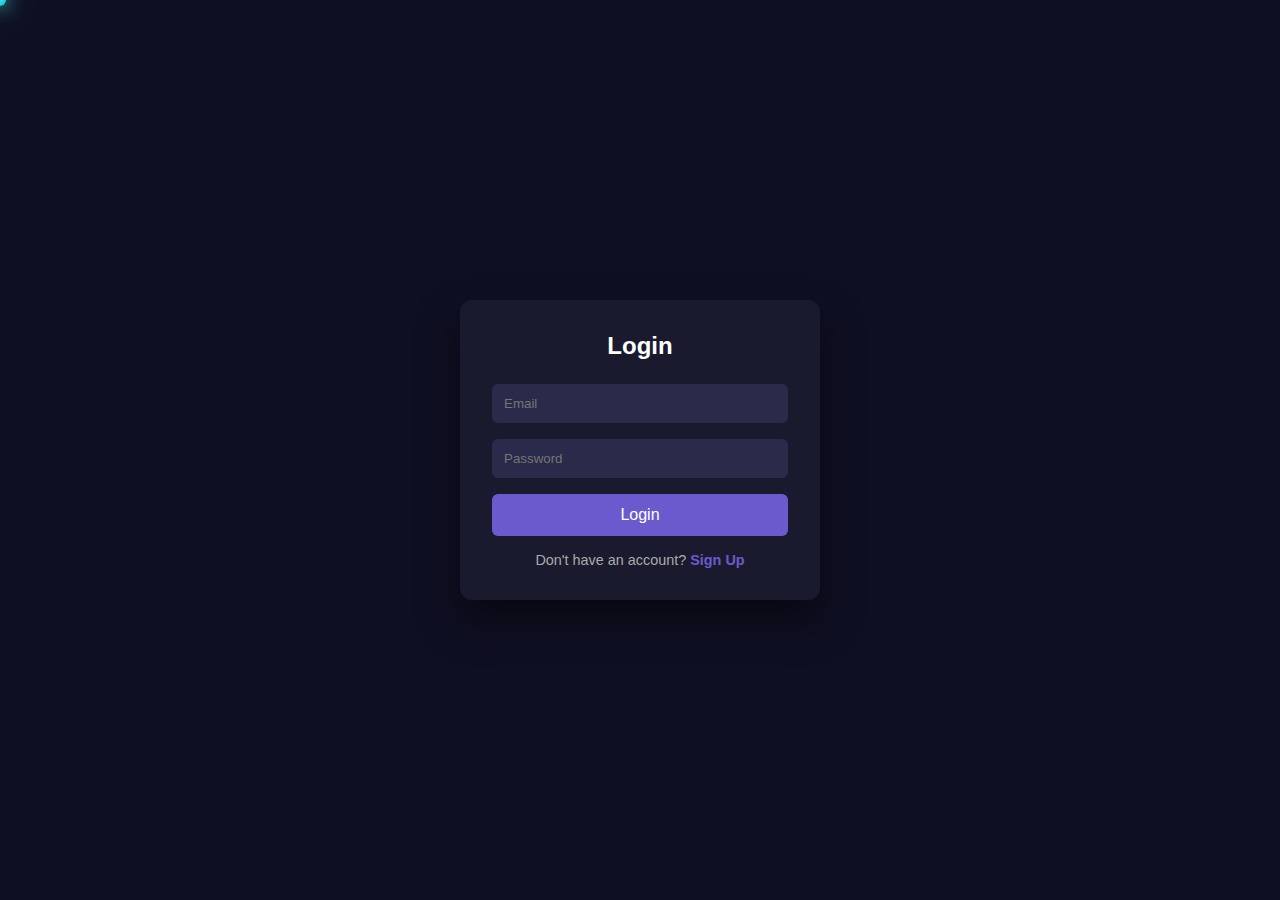
<file: login-signup.html>
<!DOCTYPE html>
<html lang="en">
<head>
  <meta charset="UTF-8" />
  <meta name="viewport" content="width=device-width, initial-scale=1.0" />
  <title>Login / Signup – All in One</title>

  <style>
    /* ===== Base ===== */
    * {
      margin: 0;
      padding: 0;
      box-sizing: border-box;
      font-family: Arial, Helvetica, sans-serif;
    }

    body {
      min-height: 100vh;
      display: flex;
      align-items: center;
      justify-content: center;
      background: #0f0f23;
      overflow-x: hidden;
      color: #fff;
    }

    /* ===== Container ===== */
    .container {
      background: #1a1a2e;
      padding: 2rem;
      width: 360px;
      border-radius: 12px;
      box-shadow: 0 20px 40px rgba(0,0,0,0.5);
      z-index: 2;
    }

    h2 {
      text-align: center;
      margin-bottom: 1.5rem;
    }

    .input-box {
      margin-bottom: 1rem;
    }

    .input-box input {
      width: 100%;
      padding: 0.75rem;
      border: none;
      border-radius: 6px;
      background: #2a2a4a;
      color: #fff;
      outline: none;
    }

    .btn {
      width: 100%;
      padding: 0.75rem;
      border: none;
      border-radius: 6px;
      background: #6a5acd;
      color: #fff;
      font-size: 1rem;
      cursor: pointer;
      transition: background 0.3s ease;
    }

    .btn:hover {
      background: #5848c2;
    }

    .toggle {
      margin-top: 1rem;
      text-align: center;
      font-size: 0.9rem;
      color: #aaa;
      cursor: pointer;
    }

    .toggle span {
      color: #6a5acd;
      font-weight: bold;
    }

    /* ===== Cursor Trail ===== */
    .cursor-trail-container {
      position: fixed;
      inset: 0;
      pointer-events: none;
      z-index: 999999;
    }

    .trail-dot {
      position: absolute;
      width: 10px;
      height: 10px;
      border-radius: 50%;
      background: linear-gradient(135deg, #64ffda 0%, #00b4d8 100%);
      box-shadow: 
        0 0 15px rgba(100, 255, 218, 0.8),
        0 0 30px rgba(100, 255, 218, 0.4);
      transform: translate(-50%, -50%);
      will-change: transform, opacity;
      mix-blend-mode: screen;
      transition: opacity 0.3s ease, transform 0.3s ease;
    }

    .trail-dot:first-child {
      width: 12px;
      height: 12px;
      background: linear-gradient(135deg, #64ffda 0%, #00b4d8 100%);
      box-shadow: 
        0 0 20px rgba(100, 255, 218, 0.9),
        0 0 40px rgba(100, 255, 218, 0.6);
      z-index: 2;
    }

    .cursor-clicking {
      transform: translate(-50%, -50%) scale(1.5);
      background: linear-gradient(135deg, #ff6b9d 0%, #ffcc00 100%) !important;
      box-shadow: 
        0 0 25px rgba(255, 107, 157, 0.9),
        0 0 50px rgba(255, 107, 157, 0.6) !important;
    }

    .cursor-hovering {
      transform: translate(-50%, -50%) scale(1.3);
      background: linear-gradient(135deg, #00b4d8 0%, #64ffda 100%) !important;
    }

    /* ===== Responsive ===== */
    @media (max-width: 768px) {
      .container {
        width: 100%;
        margin: 1rem;
        padding: 1.5rem;
      }

      h2 {
        font-size: 1.5rem;
      }
    }
  </style>
</head>
<body>

  <!-- Login / Signup Card -->
  <div class="container">
    <h2 id="title">Login</h2>

    <div class="input-box" id="nameField" style="display:none;">
      <input type="text" placeholder="Full Name" />
    </div>

    <div class="input-box">
      <input type="email" placeholder="Email" />
    </div>

    <div class="input-box">
      <input type="password" placeholder="Password" />
    </div>

    <button class="btn" id="actionBtn">Login</button>

    <div class="toggle" onclick="toggleForm()">
      Don't have an account? <span id="toggleText">Sign Up</span>
    </div>
  </div>

  <!-- Cursor Trail Container -->
  <div class="cursor-trail-container" id="trailContainer"></div>

  <!-- ===== JavaScript ===== -->
  <script>
    /* Login / Signup Toggle */
    let isSignup = false;

    function toggleForm() {
      const title = document.getElementById('title');
      const nameField = document.getElementById('nameField');
      const actionBtn = document.getElementById('actionBtn');
      const toggleText = document.getElementById('toggleText');

      isSignup = !isSignup;

      if (isSignup) {
        title.innerText = 'Sign Up';
        nameField.style.display = 'block';
        actionBtn.innerText = 'Create Account';
        toggleText.innerText = 'Login';
      } else {
        title.innerText = 'Login';
        nameField.style.display = 'none';
        actionBtn.innerText = 'Login';
        toggleText.innerText = 'Sign Up';
      }
    }

    /* Smooth Cursor Trail */
    const trailContainer = document.getElementById('trailContainer');
    const trailDots = [];
    const trailLength = 8;

    // Create trail dots
    for (let i = 0; i < trailLength; i++) {
      const dot = document.createElement('div');
      dot.classList.add('trail-dot');
      trailContainer.appendChild(dot);
      trailDots.push({
        element: dot,
        x: 0,
        y: 0,
        scale: 1 - (i * 0.1),
        opacity: 1 - (i * 0.12)
      });
    }

    let mouseX = 0, mouseY = 0;
    let trailX = 0, trailY = 0;

    document.addEventListener('mousemove', (e) => {
      mouseX = e.clientX;
      mouseY = e.clientY;
    });

    // Hover effects
    const btn = document.getElementById('actionBtn');
    const inputs = document.querySelectorAll('input');
    
    btn.addEventListener('mouseenter', () => {
      trailDots[0].element.classList.add('cursor-hovering');
    });
    
    btn.addEventListener('mouseleave', () => {
      trailDots[0].element.classList.remove('cursor-hovering');
    });
    
    inputs.forEach(input => {
      input.addEventListener('mouseenter', () => {
        trailDots[0].element.classList.add('cursor-hovering');
      });
      
      input.addEventListener('mouseleave', () => {
        trailDots[0].element.classList.remove('cursor-hovering');
      });
    });

    // Click effect
    document.addEventListener('mousedown', () => {
      trailDots[0].element.classList.add('cursor-clicking');
    });
    
    document.addEventListener('mouseup', () => {
      trailDots[0].element.classList.remove('cursor-clicking');
    });

    // Animation loop
    function animateTrail() {
      trailX += (mouseX - trailX) * 0.2;
      trailY += (mouseY - trailY) * 0.2;

      trailDots.forEach((dot, index) => {
        const delay = index * 3;
        const dotX = trailX - delay;
        const dotY = trailY - delay;
        
        dot.x += (dotX - dot.x) * 0.3;
        dot.y += (dotY - dot.y) * 0.3;
        
        dot.element.style.left = dot.x + 'px';
        dot.element.style.top = dot.y + 'px';
        dot.element.style.opacity = dot.opacity;
        dot.element.style.transform = `translate(-50%, -50%) scale(${dot.scale})`;
      });

      requestAnimationFrame(animateTrail);
    }

    // Start animation
    animateTrail();

    // Form submission (basic example)
    document.getElementById('actionBtn').addEventListener('click', function() {
      const email = document.querySelector('input[type="email"]').value;
      const password = document.querySelector('input[type="password"]').value;
      
      if (isSignup) {
        const name = document.querySelector('input[type="text"]').value;
        if (!name || !email || !password) {
          alert('Please fill all fields!');
          return;
        }
        alert('Signup successful!\nName: ' + name + '\nEmail: ' + email);
      } else {
        if (!email || !password) {
          alert('Please fill all fields!');
          return;
        }
        alert('Login successful!\nEmail: ' + email);
      }
    });
  </script>

</body>
</html>
</file>
<file: 2fa-manage.css>
/* 2FA Management Styles */

:root {
    --primary-color: #6366f1;
    --secondary-color: #8b5cf6;
    --success-color: #10b981;
    --danger-color: #ef4444;
    --warning-color: #f59e0b;
    --background: #f3f4f6;
    --card-bg: #ffffff;
    --text-dark: #111827;
    --text-light: #6b7280;
    --border-color: #e5e7eb;
    --transition: all 0.3s ease;
}

* {
    margin: 0;
    padding: 0;
    box-sizing: border-box;
}

body {
    font-family: -apple-system, BlinkMacSystemFont, 'Segoe UI', 'Roboto', 'Oxygen',
        'Ubuntu', 'Cantarell', 'Fira Sans', 'Droid Sans', 'Helvetica Neue',
        sans-serif;
    background: var(--background);
    color: var(--text-dark);
    line-height: 1.6;
}

.container {
    max-width: 900px;
    margin: 0 auto;
    padding: 40px 20px;
}

/* Header */
.header {
    margin-bottom: 40px;
    text-align: center;
}

.header h1 {
    font-size: 32px;
    margin-bottom: 8px;
    color: var(--text-dark);
}

.header p {
    font-size: 16px;
    color: var(--text-light);
}

/* Content */
.content {
    display: flex;
    flex-direction: column;
    gap: 24px;
}

/* Cards */
.card {
    background: var(--card-bg);
    border-radius: 8px;
    box-shadow: 0 1px 3px rgba(0, 0, 0, 0.1);
    overflow: hidden;
    transition: var(--transition);
}

.card:hover {
    box-shadow: 0 4px 12px rgba(0, 0, 0, 0.15);
}

.card-header {
    border-bottom: 1px solid var(--border-color);
    padding: 20px;
    background: var(--background);
}

.card-header h2 {
    font-size: 18px;
    color: var(--text-dark);
    margin: 0;
}

.card-body {
    padding: 20px;
}

.card-body > p {
    color: var(--text-light);
    margin-bottom: 16px;
}

/* Status Info */
.status-info {
    margin-bottom: 16px;
}

.status-badge {
    display: inline-block;
    padding: 8px 16px;
    border-radius: 20px;
    font-size: 14px;
    font-weight: 600;
    margin-bottom: 16px;
}

.status-badge.enabled {
    background: rgba(16, 185, 129, 0.1);
    color: var(--success-color);
}

.status-badge.disabled {
    background: rgba(239, 68, 68, 0.1);
    color: var(--danger-color);
}

.status-details {
    background: var(--background);
    padding: 16px;
    border-radius: 6px;
    margin-bottom: 16px;
}

.detail-item {
    display: flex;
    justify-content: space-between;
    padding: 8px 0;
    border-bottom: 1px solid var(--border-color);
}

.detail-item:last-child {
    border-bottom: none;
}

.detail-label {
    color: var(--text-light);
    font-weight: 600;
}

.detail-value {
    color: var(--text-dark);
}

/* Warning Box */
.warning {
    background: rgba(245, 158, 11, 0.1);
    border-left: 4px solid var(--warning-color);
    color: var(--text-dark);
    padding: 12px;
    border-radius: 4px;
    margin-bottom: 16px;
}

.warning strong {
    color: var(--warning-color);
}

/* Method Info */
.method-info {
    background: var(--background);
    padding: 16px;
    border-radius: 6px;
    margin-bottom: 16px;
}

.method-item {
    display: flex;
    align-items: center;
    gap: 12px;
    padding: 8px 0;
}

.method-icon {
    font-size: 20px;
    min-width: 24px;
}

/* Devices List */
.devices-list {
    margin-bottom: 16px;
}

.device-item {
    background: var(--background);
    border: 1px solid var(--border-color);
    border-radius: 6px;
    padding: 16px;
    margin-bottom: 12px;
    display: flex;
    justify-content: space-between;
    align-items: flex-start;
}

.device-info {
    flex: 1;
}

.device-name {
    font-weight: 600;
    color: var(--text-dark);
    margin-bottom: 6px;
    display: flex;
    align-items: center;
    gap: 8px;
}

.device-icon {
    font-size: 18px;
}

.device-details {
    font-size: 13px;
    color: var(--text-light);
    line-height: 1.6;
}

.device-status {
    display: flex;
    gap: 8px;
    margin-top: 8px;
}

.status-tag {
    display: inline-block;
    padding: 4px 8px;
    border-radius: 4px;
    font-size: 11px;
    font-weight: 600;
    text-transform: uppercase;
}

.status-tag.verified {
    background: rgba(16, 185, 129, 0.1);
    color: var(--success-color);
}

.status-tag.unverified {
    background: rgba(239, 68, 68, 0.1);
    color: var(--danger-color);
}

.status-tag.trusted {
    background: rgba(99, 102, 241, 0.1);
    color: var(--primary-color);
}

.device-actions {
    display: flex;
    gap: 8px;
    flex-direction: column;
}

.btn-icon {
    background: none;
    border: none;
    color: var(--danger-color);
    cursor: pointer;
    font-size: 14px;
    padding: 0;
    text-decoration: none;
    transition: var(--transition);
}

.btn-icon:hover {
    color: #dc2626;
}

/* Backup Codes Info */
.backup-codes-warning {
    background: rgba(245, 158, 11, 0.1);
    border-left: 4px solid var(--warning-color);
    padding: 12px;
    border-radius: 4px;
    margin-bottom: 16px;
    font-size: 14px;
}

.backup-codes-status {
    background: var(--background);
    padding: 12px;
    border-radius: 6px;
    margin-bottom: 16px;
    font-size: 14px;
}

.backup-codes-count {
    font-weight: 600;
    color: var(--text-dark);
}

/* Recovery Option */
.recovery-option {
    background: var(--background);
    padding: 16px;
    border-radius: 6px;
    margin-bottom: 16px;
}

.recovery-option h3 {
    color: var(--text-dark);
    margin-bottom: 6px;
}

.recovery-option p {
    color: var(--text-light);
    font-size: 14px;
    margin-bottom: 12px;
}

/* Activity Log */
.activity-log {
    max-height: 400px;
    overflow-y: auto;
}

.activity-item {
    display: flex;
    gap: 12px;
    padding: 12px;
    border-bottom: 1px solid var(--border-color);
    font-size: 14px;
}

.activity-item:last-child {
    border-bottom: none;
}

.activity-icon {
    font-size: 18px;
    min-width: 24px;
}

.activity-content {
    flex: 1;
}

.activity-action {
    font-weight: 600;
    color: var(--text-dark);
}

.activity-time {
    color: var(--text-light);
    font-size: 12px;
    margin-top: 4px;
}

/* Buttons */
.btn {
    padding: 10px 20px;
    border: none;
    border-radius: 6px;
    font-size: 14px;
    font-weight: 600;
    cursor: pointer;
    transition: var(--transition);
    text-transform: uppercase;
    letter-spacing: 0.5px;
}

.btn-primary {
    background: var(--primary-color);
    color: white;
}

.btn-primary:hover {
    background: #4f46e5;
    box-shadow: 0 4px 12px rgba(99, 102, 241, 0.3);
}

.btn-secondary {
    background: var(--background);
    color: var(--text-dark);
    border: 2px solid var(--border-color);
}

.btn-secondary:hover {
    border-color: var(--primary-color);
    color: var(--primary-color);
}

.btn-danger {
    background: var(--danger-color);
    color: white;
}

.btn-danger:hover {
    background: #dc2626;
    box-shadow: 0 4px 12px rgba(239, 68, 68, 0.3);
}

.btn:disabled {
    opacity: 0.5;
    cursor: not-allowed;
}

.button-group {
    display: flex;
    gap: 12px;
    flex-wrap: wrap;
}

/* Modal */
.modal {
    position: fixed;
    top: 0;
    left: 0;
    right: 0;
    bottom: 0;
    background: rgba(0, 0, 0, 0.5);
    display: flex;
    align-items: center;
    justify-content: center;
    z-index: 1000;
}

.modal-content {
    background: var(--card-bg);
    border-radius: 8px;
    box-shadow: 0 20px 60px rgba(0, 0, 0, 0.3);
    max-width: 500px;
    width: 90%;
}

.modal-header {
    border-bottom: 1px solid var(--border-color);
    padding: 20px;
    display: flex;
    justify-content: space-between;
    align-items: center;
}

.modal-header h2 {
    font-size: 18px;
    margin: 0;
    color: var(--text-dark);
}

.modal-close {
    background: none;
    border: none;
    font-size: 24px;
    color: var(--text-light);
    cursor: pointer;
    transition: var(--transition);
}

.modal-close:hover {
    color: var(--text-dark);
}

.modal-body {
    padding: 20px;
}

.modal-body p {
    margin-bottom: 16px;
    color: var(--text-light);
}

.modal-footer {
    border-top: 1px solid var(--border-color);
    padding: 20px;
    display: flex;
    justify-content: flex-end;
    gap: 12px;
}

/* Form */
.form-group {
    margin-bottom: 16px;
}

.form-group label {
    display: block;
    margin-bottom: 6px;
    font-weight: 600;
    color: var(--text-dark);
    font-size: 14px;
}

.form-group input {
    width: 100%;
    padding: 10px;
    border: 1px solid var(--border-color);
    border-radius: 6px;
    font-size: 14px;
    transition: var(--transition);
}

.form-group input:focus {
    outline: none;
    border-color: var(--primary-color);
    box-shadow: 0 0 0 3px rgba(99, 102, 241, 0.1);
}

/* Error Message */
.error-message {
    color: var(--danger-color);
    font-size: 14px;
    padding: 10px;
    background: rgba(239, 68, 68, 0.1);
    border-radius: 4px;
    margin-bottom: 16px;
    display: none;
}

.error-message.show {
    display: block;
}

/* Loading */
.loading {
    color: var(--text-light);
    font-size: 14px;
    text-align: center;
    padding: 20px;
}

/* Responsive */
@media (max-width: 600px) {
    .container {
        padding: 20px 15px;
    }

    .header h1 {
        font-size: 24px;
    }

    .device-item {
        flex-direction: column;
        gap: 12px;
    }

    .device-actions {
        flex-direction: row;
        width: 100%;
    }

    .button-group {
        flex-direction: column;
    }

    .button-group .btn {
        width: 100%;
    }

    .modal-content {
        width: 95%;
    }
}

/* ============================================
   Adaptive MFA Styles
   Issue #871: Adaptive MFA Orchestrator
   ============================================ */

.beta-badge {
    background: var(--warning-color);
    color: white;
    padding: 2px 8px;
    border-radius: 12px;
    font-size: 12px;
    font-weight: 500;
    margin-left: 8px;
}

.adaptive-status-info {
    display: flex;
    gap: 20px;
    margin-bottom: 20px;
}

.status-item {
    display: flex;
    flex-direction: column;
    gap: 4px;
}

.status-label {
    font-size: 14px;
    color: var(--text-light);
    font-weight: 500;
}

.status-value {
    font-size: 16px;
    font-weight: 600;
}

.status-value.enabled {
    color: var(--success-color);
}

.status-value.disabled {
    color: var(--text-light);
}

.adaptive-toggle {
    margin-bottom: 20px;
}

.toggle-label {
    display: flex;
    align-items: center;
    gap: 12px;
    font-size: 16px;
    font-weight: 500;
    cursor: pointer;
}

.toggle-slider {
    position: relative;
    width: 44px;
    height: 24px;
    background: #ccc;
    border-radius: 24px;
    transition: var(--transition);
}

.toggle-slider:before {
    content: '';
    position: absolute;
    height: 18px;
    width: 18px;
    left: 3px;
    bottom: 3px;
    background: white;
    border-radius: 50%;
    transition: var(--transition);
}

input[type="checkbox"]:checked + .toggle-slider {
    background: var(--primary-color);
}

input[type="checkbox"]:checked + .toggle-slider:before {
    transform: translateX(20px);
}

.adaptive-settings {
    background: #f8fafc;
    border: 1px solid var(--border-color);
    border-radius: 8px;
    padding: 20px;
    margin-bottom: 20px;
}

.adaptive-settings h3 {
    margin-bottom: 16px;
    color: var(--text-dark);
}

.threshold-controls {
    display: flex;
    flex-direction: column;
    gap: 16px;
    margin-bottom: 20px;
}

.threshold-item {
    display: flex;
    align-items: center;
    gap: 12px;
}

.threshold-item label {
    min-width: 140px;
    font-weight: 500;
}

.threshold-item input[type="range"] {
    flex: 1;
    height: 6px;
    border-radius: 3px;
    background: #ddd;
    outline: none;
    -webkit-appearance: none;
}

.threshold-item input[type="range"]::-webkit-slider-thumb {
    -webkit-appearance: none;
    appearance: none;
    width: 20px;
    height: 20px;
    border-radius: 50%;
    background: var(--primary-color);
    cursor: pointer;
}

.threshold-item input[type="range"]::-moz-range-thumb {
    width: 20px;
    height: 20px;
    border-radius: 50%;
    background: var(--primary-color);
    cursor: pointer;
    border: none;
}

.threshold-item span {
    min-width: 40px;
    text-align: center;
    font-weight: 600;
    color: var(--primary-color);
}

.method-grid {
    display: grid;
    grid-template-columns: repeat(auto-fit, minmax(250px, 1fr));
    gap: 16px;
    margin-top: 16px;
}

.method-item {
    display: flex;
    align-items: center;
    gap: 12px;
    padding: 16px;
    border: 1px solid var(--border-color);
    border-radius: 8px;
    background: var(--card-bg);
    transition: var(--transition);
}

.method-item:hover {
    border-color: var(--primary-color);
    box-shadow: 0 2px 8px rgba(99, 102, 241, 0.1);
}

.method-icon {
    font-size: 24px;
    width: 40px;
    text-align: center;
}

.method-details h4 {
    font-size: 16px;
    font-weight: 600;
    margin-bottom: 4px;
}

.method-details p {
    font-size: 14px;
    color: var(--text-light);
}

.method-status {
    margin-left: auto;
    color: var(--success-color);
    font-weight: 500;
    font-size: 14px;
}

.adaptive-test {
    margin-top: 20px;
    padding-top: 20px;
    border-top: 1px solid var(--border-color);
}

.confidence-result {
    margin-top: 16px;
    padding: 20px;
    background: var(--card-bg);
    border: 1px solid var(--border-color);
    border-radius: 8px;
}

.confidence-score {
    display: flex;
    align-items: center;
    gap: 20px;
    margin-bottom: 20px;
}

.score-circle {
    width: 80px;
    height: 80px;
    border-radius: 50%;
    display: flex;
    align-items: center;
    justify-content: center;
    position: relative;
}

.score-text {
    font-size: 18px;
    font-weight: 700;
    color: var(--text-dark);
}

.score-details {
    flex: 1;
}

.risk-level, .decision {
    margin-bottom: 8px;
    font-size: 16px;
}

.confidence-factors ul, .confidence-reasoning ul {
    list-style: none;
    padding: 0;
}

.confidence-factors li, .confidence-reasoning li {
    padding: 8px 0;
    border-bottom: 1px solid #f0f0f0;
    font-size: 14px;
}

.confidence-factors li:last-child, .confidence-reasoning li:last-child {
    border-bottom: none;
}

.notification {
    animation: slideIn 0.3s ease-out;
}

@keyframes slideIn {
    from {
        transform: translateX(100%);
        opacity: 0;
    }
    to {
        transform: translateX(0);
        opacity: 1;
    }
}

@keyframes slideOut {
    from {
        transform: translateX(0);
        opacity: 1;
    }
    to {
        transform: translateX(100%);
        opacity: 0;
    }
}

/* Responsive adjustments for adaptive MFA */
@media (max-width: 768px) {
    .adaptive-status-info {
        flex-direction: column;
        gap: 12px;
    }

    .confidence-score {
        flex-direction: column;
        text-align: center;
    }

    .method-grid {
        grid-template-columns: 1fr;
    }

    .threshold-item {
        flex-direction: column;
        align-items: flex-start;
        gap: 8px;
    }
}
</file>
<file: 2fa-setup.css>
/* 2FA Setup Wizard Styles */

:root {
    --primary-color: #6366f1;
    --secondary-color: #8b5cf6;
    --success-color: #10b981;
    --danger-color: #ef4444;
    --warning-color: #f59e0b;
    --background: #f3f4f6;
    --card-bg: #ffffff;
    --text-dark: #111827;
    --text-light: #6b7280;
    --border-color: #e5e7eb;
    --transition: all 0.3s ease;
}

* {
    margin: 0;
    padding: 0;
    box-sizing: border-box;
}

body {
    font-family: -apple-system, BlinkMacSystemFont, 'Segoe UI', 'Roboto', 'Oxygen',
        'Ubuntu', 'Cantarell', 'Fira Sans', 'Droid Sans', 'Helvetica Neue',
        sans-serif;
    background: linear-gradient(135deg, var(--primary-color) 0%, var(--secondary-color) 100%);
    min-height: 100vh;
    display: flex;
    align-items: center;
    justify-content: center;
    padding: 20px;
}

.container {
    width: 100%;
    max-width: 800px;
}

.wizard-container {
    background: var(--card-bg);
    border-radius: 12px;
    box-shadow: 0 20px 60px rgba(0, 0, 0, 0.3);
    overflow: hidden;
}

/* Header */
.wizard-header {
    background: linear-gradient(135deg, var(--primary-color) 0%, var(--secondary-color) 100%);
    color: white;
    padding: 40px 30px;
    text-align: center;
}

.wizard-header h1 {
    font-size: 28px;
    margin-bottom: 8px;
}

.wizard-header p {
    font-size: 16px;
    opacity: 0.9;
}

/* Progress Indicator */
.progress-indicator {
    display: flex;
    align-items: center;
    justify-content: space-between;
    padding: 40px 30px;
    background: var(--background);
    border-bottom: 1px solid var(--border-color);
}

.step {
    display: flex;
    flex-direction: column;
    align-items: center;
    gap: 8px;
    flex: 1;
}

.step-number {
    width: 40px;
    height: 40px;
    border-radius: 50%;
    background: var(--background);
    border: 2px solid var(--border-color);
    display: flex;
    align-items: center;
    justify-content: center;
    font-weight: bold;
    color: var(--text-light);
    transition: var(--transition);
}

.step.active .step-number {
    background: var(--primary-color);
    border-color: var(--primary-color);
    color: white;
    box-shadow: 0 4px 12px rgba(99, 102, 241, 0.3);
}

.step.completed .step-number {
    background: var(--success-color);
    border-color: var(--success-color);
    color: white;
}

.step-label {
    font-size: 12px;
    font-weight: 600;
    color: var(--text-light);
    text-transform: uppercase;
}

.step.active .step-label {
    color: var(--primary-color);
}

.progress-line {
    flex: 1;
    height: 2px;
    background: var(--border-color);
    margin: 0 10px;
    margin-top: -30px;
}

/* Wizard Steps */
.wizard-step {
    display: none;
    padding: 40px 30px;
    animation: slideIn 0.3s ease;
}

.wizard-step.active {
    display: block;
}

@keyframes slideIn {
    from {
        opacity: 0;
        transform: translateY(10px);
    }
    to {
        opacity: 1;
        transform: translateY(0);
    }
}

.wizard-step h2 {
    color: var(--text-dark);
    font-size: 24px;
    margin-bottom: 12px;
}

.wizard-step > p {
    color: var(--text-light);
    margin-bottom: 24px;
    line-height: 1.6;
}

/* Method Options */
.method-options {
    display: grid;
    grid-template-columns: repeat(auto-fit, minmax(200px, 1fr));
    gap: 20px;
    margin-bottom: 30px;
}

.method-card {
    border: 2px solid var(--border-color);
    border-radius: 8px;
    padding: 24px;
    text-align: center;
    cursor: pointer;
    transition: var(--transition);
}

.method-card:hover {
    border-color: var(--primary-color);
    box-shadow: 0 8px 24px rgba(99, 102, 241, 0.15);
}

.method-card.selected {
    border-color: var(--primary-color);
    background: rgba(99, 102, 241, 0.05);
}

.method-icon {
    font-size: 40px;
    margin-bottom: 12px;
}

.method-card h3 {
    color: var(--text-dark);
    font-size: 16px;
    margin-bottom: 8px;
}

.method-card p {
    color: var(--text-light);
    font-size: 14px;
    margin-bottom: 16px;
}

.method-features {
    list-style: none;
    text-align: left;
    font-size: 13px;
    color: var(--text-light);
}

.method-features li {
    padding: 4px 0;
}

/* Setup Content */
.setup-content {
    display: grid;
    grid-template-columns: 1fr 1fr;
    gap: 30px;
    margin-bottom: 30px;
}

@media (max-width: 600px) {
    .setup-content {
        grid-template-columns: 1fr;
    }
}

.qr-section h3 {
    color: var(--text-dark);
    font-size: 16px;
    margin-bottom: 12px;
    margin-top: 16px;
}

.qr-section h3:first-child {
    margin-top: 0;
}

.qr-section > p {
    color: var(--text-light);
    font-size: 14px;
    margin-bottom: 16px;
}

.qr-code-container {
    background: var(--background);
    padding: 20px;
    border-radius: 8px;
    text-align: center;
    min-height: 300px;
    display: flex;
    align-items: center;
    justify-content: center;
}

.qr-code-container img {
    max-width: 100%;
    height: auto;
}

.or-text {
    text-align: center;
    color: var(--text-light);
    margin: 16px 0;
    font-size: 14px;
}

.manual-entry {
    background: var(--background);
    padding: 16px;
    border-radius: 8px;
    display: flex;
    align-items: center;
    gap: 12px;
    margin-bottom: 16px;
}

.manual-entry code {
    flex: 1;
    font-family: 'Courier New', monospace;
    font-size: 18px;
    letter-spacing: 2px;
    color: var(--text-dark);
    font-weight: bold;
    word-break: break-all;
}

.instructions {
    background: var(--background);
    padding: 20px;
    border-radius: 8px;
}

.instructions h3 {
    color: var(--text-dark);
    font-size: 14px;
    margin-bottom: 12px;
}

.instructions ul {
    list-style-position: inside;
    color: var(--text-light);
    font-size: 14px;
}

.instructions li {
    padding: 6px 0;
}

/* Verify Section */
.verify-section {
    background: var(--background);
    padding: 24px;
    border-radius: 8px;
    margin-bottom: 24px;
}

.totp-input-group {
    display: flex;
    gap: 12px;
    margin-bottom: 16px;
}

.totp-input {
    flex: 1;
    font-size: 24px;
    padding: 12px 16px;
    border: 2px solid var(--border-color);
    border-radius: 8px;
    letter-spacing: 8px;
    text-align: center;
    font-weight: bold;
    font-family: 'Courier New', monospace;
    transition: var(--transition);
}

.totp-input:focus {
    outline: none;
    border-color: var(--primary-color);
    box-shadow: 0 0 0 3px rgba(99, 102, 241, 0.1);
}

.hint {
    color: var(--text-light);
    font-size: 14px;
    margin-top: 16px;
    padding: 12px;
    background: rgba(251, 191, 36, 0.1);
    border-left: 4px solid var(--warning-color);
    border-radius: 4px;
}

/* Backup Codes */
.backup-codes-section {
    margin-bottom: 30px;
}

.backup-codes-box {
    background: var(--background);
    padding: 20px;
    border-radius: 8px;
    margin-bottom: 16px;
    font-family: 'Courier New', monospace;
    font-size: 14px;
    line-height: 2;
    color: var(--text-dark);
    word-break: break-all;
    max-height: 300px;
    overflow-y: auto;
}

.backup-actions {
    display: flex;
    gap: 12px;
    flex-wrap: wrap;
    margin-bottom: 16px;
}

.warning-box {
    background: rgba(239, 68, 68, 0.1);
    border-left: 4px solid var(--danger-color);
    padding: 16px;
    border-radius: 4px;
    margin-bottom: 16px;
    color: var(--text-dark);
}

.warning-box p {
    font-size: 14px;
    margin: 0;
    line-height: 1.6;
}

.agreement {
    display: flex;
    align-items: flex-start;
    gap: 12px;
    margin-bottom: 24px;
}

.agreement input[type="checkbox"] {
    margin-top: 4px;
    width: 18px;
    height: 18px;
    cursor: pointer;
    accent-color: var(--primary-color);
}

.agreement label {
    display: flex;
    align-items: center;
    gap: 12px;
    cursor: pointer;
    font-size: 14px;
    color: var(--text-dark);
}

.agreement span {
    flex: 1;
}

/* Success */
.success-icon {
    font-size: 80px;
    text-align: center;
    margin: 30px 0;
    animation: bounce 0.6s ease;
}

@keyframes bounce {
    0%, 100% {
        transform: scale(1);
    }
    50% {
        transform: scale(1.1);
    }
}

.success-details {
    background: var(--background);
    padding: 20px;
    border-radius: 8px;
    margin-bottom: 24px;
    text-align: center;
}

.success-details p {
    color: var(--text-light);
    margin: 0;
}

/* Buttons */
.btn {
    padding: 12px 24px;
    border: none;
    border-radius: 8px;
    font-size: 14px;
    font-weight: 600;
    cursor: pointer;
    transition: var(--transition);
    text-transform: uppercase;
    letter-spacing: 0.5px;
}

.btn-primary {
    background: var(--primary-color);
    color: white;
    margin-right: 12px;
    margin-bottom: 12px;
}

.btn-primary:hover {
    background: #4f46e5;
    box-shadow: 0 8px 24px rgba(99, 102, 241, 0.3);
}

.btn-primary:disabled {
    opacity: 0.5;
    cursor: not-allowed;
}

.btn-secondary {
    background: var(--background);
    color: var(--text-dark);
    border: 2px solid var(--border-color);
    margin-bottom: 12px;
}

.btn-secondary:hover {
    border-color: var(--primary-color);
    color: var(--primary-color);
}

.btn-small {
    padding: 10px 16px;
    font-size: 13px;
}

.btn-copy {
    background: var(--primary-color);
    color: white;
    padding: 8px 12px;
    font-size: 12px;
}

.btn-copy:hover {
    background: #4f46e5;
}

/* Error and Loading States */
.error-message {
    color: var(--danger-color);
    font-size: 14px;
    margin-top: 8px;
    display: none;
}

.error-message.show {
    display: block;
}

.loading {
    display: flex;
    align-items: center;
    gap: 8px;
    color: var(--text-light);
    font-size: 14px;
    margin-top: 8px;
}

.loading span {
    display: inline-block;
    width: 8px;
    height: 8px;
    border-radius: 50%;
    background: var(--primary-color);
    animation: pulse 1.5s infinite;
}

@keyframes pulse {
    0%, 100% {
        opacity: 1;
    }
    50% {
        opacity: 0.5;
    }
}

/* Responsive */
@media (max-width: 600px) {
    .wizard-header {
        padding: 30px 20px;
    }

    .wizard-header h1 {
        font-size: 24px;
    }

    .progress-indicator {
        padding: 20px 15px;
    }

    .step-label {
        font-size: 10px;
    }

    .wizard-step {
        padding: 30px 20px;
    }

    .method-options {
        grid-template-columns: 1fr;
    }

    .backup-actions {
        flex-direction: column;
    }

    .btn {
        width: 100%;
        text-align: center;
        margin-right: 0;
    }

    .totp-input-group {
        flex-direction: column;
    }
}
</file>
<file: device-verification.css>
/* Device Verification Styles */

* {
    margin: 0;
    padding: 0;
    box-sizing: border-box;
}

body {
    font-family: -apple-system, BlinkMacSystemFont, 'Segoe UI', Roboto, 'Helvetica Neue', Arial, sans-serif;
    background: linear-gradient(135deg, #667eea 0%, #764ba2 100%);
    min-height: 100vh;
    padding: 20px;
}

.container {
    max-width: 900px;
    margin: 0 auto;
}

.verification-card {
    background: white;
    border-radius: 16px;
    box-shadow: 0 20px 60px rgba(0, 0, 0, 0.3);
    overflow: hidden;
}

.header {
    background: linear-gradient(135deg, #667eea 0%, #764ba2 100%);
    color: white;
    padding: 40px 30px;
    text-align: center;
}

.icon {
    font-size: 64px;
    margin-bottom: 16px;
}

.header h1 {
    font-size: 28px;
    font-weight: 600;
    margin-bottom: 8px;
}

.subtitle {
    font-size: 16px;
    opacity: 0.9;
}

.section {
    padding: 30px;
    border-bottom: 1px solid #e0e0e0;
}

.section:last-child {
    border-bottom: none;
}

.section h2 {
    font-size: 20px;
    font-weight: 600;
    margin-bottom: 20px;
    color: #333;
}

.section h3 {
    font-size: 16px;
    font-weight: 600;
    margin-bottom: 12px;
    color: #555;
}

/* Device Details */
.device-details {
    display: flex;
    flex-direction: column;
    gap: 12px;
}

.detail-row {
    display: flex;
    justify-content: space-between;
    align-items: center;
    padding: 12px;
    background: #f8f9fa;
    border-radius: 8px;
}

.detail-row .label {
    font-weight: 500;
    color: #666;
}

.detail-row .value {
    font-weight: 600;
    color: #333;
}

.trust-score {
    font-size: 24px;
    color: #667eea;
}

.badge {
    padding: 6px 12px;
    border-radius: 20px;
    font-size: 14px;
    font-weight: 600;
}

.badge-valid {
    background: #d4edda;
    color: #155724;
}

.badge-invalid {
    background: #f8d7da;
    color: #721c24;
}

.badge-pending {
    background: #fff3cd;
    color: #856404;
}

/* Attestation Methods */
.attestation-methods {
    display: grid;
    grid-template-columns: repeat(auto-fit, minmax(200px, 1fr));
    gap: 16px;
}

.method-card {
    padding: 24px;
    border: 2px solid #e0e0e0;
    border-radius: 12px;
    text-align: center;
    cursor: pointer;
    transition: all 0.3s ease;
}

.method-card:hover {
    border-color: #667eea;
    transform: translateY(-4px);
    box-shadow: 0 8px 16px rgba(102, 126, 234, 0.2);
}

.method-card.selected {
    border-color: #667eea;
    background: linear-gradient(135deg, rgba(102, 126, 234, 0.1), rgba(118, 75, 162, 0.1));
}

.method-icon {
    font-size: 48px;
    margin-bottom: 12px;
}

.method-name {
    font-size: 18px;
    font-weight: 600;
    margin-bottom: 8px;
    color: #333;
}

.method-desc {
    font-size: 14px;
    color: #666;
    margin-bottom: 8px;
}

.method-trust {
    font-size: 12px;
    font-weight: 600;
    color: #667eea;
}

/* Actions */
.actions {
    padding: 30px;
    display: flex;
    gap: 12px;
    flex-wrap: wrap;
}

.btn {
    flex: 1;
    min-width: 200px;
    padding: 14px 24px;
    border: none;
    border-radius: 8px;
    font-size: 16px;
    font-weight: 600;
    cursor: pointer;
    transition: all 0.3s ease;
    display: flex;
    align-items: center;
    justify-content: center;
    gap: 8px;
}

.btn-primary {
    background: linear-gradient(135deg, #667eea 0%, #764ba2 100%);
    color: white;
}

.btn-primary:hover {
    transform: translateY(-2px);
    box-shadow: 0 8px 16px rgba(102, 126, 234, 0.3);
}

.btn-secondary {
    background: white;
    color: #667eea;
    border: 2px solid #667eea;
}

.btn-secondary:hover {
    background: #f8f9fa;
}

.btn:disabled {
    opacity: 0.6;
    cursor: not-allowed;
}

.btn-icon {
    font-size: 18px;
}

.spinner {
    display: inline-block;
    width: 16px;
    height: 16px;
    border: 2px solid rgba(255, 255, 255, 0.3);
    border-top-color: white;
    border-radius: 50%;
    animation: spin 0.6s linear infinite;
}

@keyframes spin {
    to { transform: rotate(360deg); }
}

/* Status Messages */
#status-messages {
    padding: 0 30px 30px;
}

.message {
    padding: 16px;
    border-radius: 8px;
    margin-bottom: 12px;
    font-weight: 500;
}

.message.success {
    background: #d4edda;
    color: #155724;
    border-left: 4px solid #28a745;
}

.message.error {
    background: #f8d7da;
    color: #721c24;
    border-left: 4px solid #dc3545;
}

.message.info {
    background: #d1ecf1;
    color: #0c5460;
    border-left: 4px solid #17a2b8;
}

.result-card {
    padding: 24px;
    border-radius: 12px;
    border-left: 4px solid #28a745;
}

.result-card.success {
    background: #d4edda;
    color: #155724;
}

.result-card h3 {
    font-size: 18px;
    margin-bottom: 12px;
}

.result-card p {
    margin-bottom: 8px;
}

/* Trust Breakdown */
.trust-breakdown {
    display: flex;
    flex-direction: column;
    gap: 16px;
}

.trust-component {
    display: grid;
    grid-template-columns: 120px 1fr 50px;
    align-items: center;
    gap: 16px;
}

.component-label {
    font-weight: 600;
    color: #555;
}

.component-bar {
    height: 24px;
    background: #e0e0e0;
    border-radius: 12px;
    overflow: hidden;
}

.component-fill {
    height: 100%;
    transition: width 0.5s ease;
    border-radius: 12px;
}

.component-fill.high {
    background: linear-gradient(90deg, #28a745, #20c997);
}

.component-fill.medium {
    background: linear-gradient(90deg, #ffc107, #ff9800);
}

.component-fill.low {
    background: linear-gradient(90deg, #ff9800, #ff5722);
}

.component-fill.critical {
    background: linear-gradient(90deg, #dc3545, #c82333);
}

.component-score {
    text-align: right;
    font-weight: 600;
    color: #333;
}

/* Risk Factors */
.risk-factors, .recommendations {
    margin-top: 24px;
}

.risk-item, .recommendation-item {
    padding: 12px;
    margin-bottom: 8px;
    border-radius: 8px;
    display: flex;
    gap: 12px;
    align-items: center;
}

.risk-item.critical {
    background: #f8d7da;
    border-left: 4px solid #dc3545;
}

.risk-item.high {
    background: #fff3cd;
    border-left: 4px solid #ffc107;
}

.risk-item.medium {
    background: #d1ecf1;
    border-left: 4px solid #17a2b8;
}

.risk-item.low {
    background: #d4edda;
    border-left: 4px solid #28a745;
}

.risk-type {
    font-weight: 600;
    font-size: 12px;
    text-transform: uppercase;
}

.risk-desc {
    flex: 1;
}

.risk-severity {
    font-weight: 600;
    font-size: 12px;
    padding: 4px 8px;
    border-radius: 4px;
    background: rgba(0, 0, 0, 0.1);
}

.recommendation-item {
    background: #e7f3ff;
    border-left: 4px solid #007bff;
}

.rec-priority {
    font-weight: 600;
    font-size: 12px;
    text-transform: uppercase;
    color: #007bff;
}

.rec-message {
    flex: 1;
    color: #333;
}

/* Responsive */
@media (max-width: 768px) {
    .container {
        padding: 0;
    }

    .verification-card {
        border-radius: 0;
    }

    .attestation-methods {
        grid-template-columns: 1fr;
    }

    .actions {
        flex-direction: column;
    }

    .btn {
        width: 100%;
    }

    .trust-component {
        grid-template-columns: 1fr;
        gap: 8px;
    }

    .component-score {
        text-align: left;
    }
}
</file>
<file: fraud-dashboard.css>
/* Fraud Detection & Risk Management Dashboard Styles */

:root {
    --primary-color: #0f0c29;
    --secondary-color: #302b63;
    --tertiary-color: #24243e;
    --accent-color: #667eea;
    --success-color: #4ade80;
    --warning-color: #fbbf24;
    --danger-color: #ef4444;
    --info-color: #3b82f6;
    --dark-text: #e0e0e0;
    --light-text: #ffffff;
    --border-color: #404863;
    --transition: all 0.3s ease;
}

* {
    margin: 0;
    padding: 0;
    box-sizing: border-box;
}

body {
    font-family: -apple-system, BlinkMacSystemFont, 'Segoe UI', Roboto, Oxygen, Ubuntu, Cantarell, sans-serif;
    background: linear-gradient(135deg, var(--primary-color) 0%, var(--secondary-color) 50%, var(--tertiary-color) 100%);
    color: var(--dark-text);
    min-height: 100vh;
    overflow-x: hidden;
}

.fraud-container {
    display: flex;
    flex-direction: column;
    height: 100vh;
}

/* Header Styles */
.fraud-header {
    background: rgba(48, 43, 99, 0.8);
    border-bottom: 2px solid var(--accent-color);
    padding: 20px 30px;
    backdrop-filter: blur(10px);
    box-shadow: 0 8px 32px rgba(102, 126, 234, 0.1);
}

.header-content {
    display: flex;
    justify-content: space-between;
    align-items: center;
    max-width: 1400px;
    margin: 0 auto;
}

.header-title h1 {
    font-size: 28px;
    background: linear-gradient(135deg, var(--accent-color), #764ba2);
    -webkit-background-clip: text;
    -webkit-text-fill-color: transparent;
    background-clip: text;
    margin-bottom: 5px;
}

.header-title p {
    font-size: 12px;
    color: #a0aec0;
}

.header-stats {
    display: flex;
    gap: 20px;
}

.stat-box {
    background: rgba(102, 126, 234, 0.1);
    border: 1px solid var(--accent-color);
    border-radius: 8px;
    padding: 12px 20px;
    text-align: center;
    backdrop-filter: blur(10px);
}

.stat-label {
    display: block;
    font-size: 12px;
    color: #a0aec0;
    margin-bottom: 8px;
}

.stat-value {
    display: block;
    font-size: 18px;
    font-weight: bold;
    color: var(--accent-color);
}

/* Navigation Styles */
.fraud-nav {
    display: flex;
    gap: 0;
    background: rgba(36, 36, 62, 0.9);
    border-bottom: 1px solid var(--border-color);
    overflow-x: auto;
    padding: 0 20px;
    backdrop-filter: blur(10px);
}

.nav-btn {
    background: transparent;
    border: none;
    color: var(--dark-text);
    padding: 15px 20px;
    cursor: pointer;
    font-size: 14px;
    font-weight: 500;
    transition: var(--transition);
    border-bottom: 3px solid transparent;
    white-space: nowrap;
}

.nav-btn:hover {
    color: var(--accent-color);
    border-bottom-color: var(--accent-color);
}

.nav-btn.active {
    color: var(--accent-color);
    border-bottom-color: var(--accent-color);
    background: rgba(102, 126, 234, 0.1);
}

/* Main Content */
.fraud-main {
    flex: 1;
    overflow-y: auto;
    padding: 30px 20px;
    max-width: 1400px;
    margin: 0 auto;
    width: 100%;
}

.tab-content {
    display: none;
    animation: fadeIn 0.3s ease-in;
}

.tab-content.active {
    display: block;
}

@keyframes fadeIn {
    from {
        opacity: 0;
        transform: translateY(10px);
    }
    to {
        opacity: 1;
        transform: translateY(0);
    }
}

/* Grid Layouts */
.overview-grid,
.detection-grid,
.behavioral-grid,
.vendors-grid,
.anomalies-grid,
.investigations-grid,
.receipts-grid,
.collusion-grid,
.analytics-grid {
    display: grid;
    gap: 20px;
    grid-template-columns: repeat(auto-fit, minmax(350px, 1fr));
}

/* Card Styles */
.card {
    background: rgba(48, 43, 99, 0.6);
    border: 1px solid var(--border-color);
    border-radius: 12px;
    padding: 20px;
    backdrop-filter: blur(10px);
    box-shadow: 0 8px 32px rgba(0, 0, 0, 0.3);
    transition: var(--transition);
}

.card:hover {
    border-color: var(--accent-color);
    box-shadow: 0 12px 48px rgba(102, 126, 234, 0.2);
    transform: translateY(-2px);
}

.card h3 {
    font-size: 16px;
    margin-bottom: 15px;
    color: var(--light-text);
    border-bottom: 1px solid var(--border-color);
    padding-bottom: 10px;
}

/* Risk Summary Card */
.risk-summary {
    grid-column: span 1;
}

.risk-gauge {
    display: flex;
    justify-content: center;
    margin: 20px 0;
}

.gauge-svg {
    width: 200px;
    height: 100px;
}

.risk-breakdown {
    display: flex;
    flex-direction: column;
    gap: 12px;
}

.risk-item {
    display: flex;
    align-items: center;
    justify-content: space-between;
    font-size: 13px;
}

.risk-item meter {
    flex: 1;
    margin: 0 10px;
    height: 6px;
}

.risk-value {
    min-width: 40px;
    text-align: right;
    color: var(--accent-color);
    font-weight: bold;
}

/* Alerts Feed */
.alerts-feed {
    max-height: 400px;
}

.alerts-container {
    display: flex;
    flex-direction: column;
    gap: 10px;
    max-height: 300px;
    overflow-y: auto;
}

.alert-item {
    background: rgba(239, 68, 68, 0.2);
    border-left: 3px solid #ef4444;
    padding: 10px;
    border-radius: 4px;
    font-size: 12px;
}

.alert-item.warning {
    background: rgba(251, 191, 36, 0.2);
    border-left-color: #fbbf24;
}

.alert-item.info {
    background: rgba(59, 130, 246, 0.2);
    border-left-color: #3b82f6;
}

.no-alerts {
    text-align: center;
    color: #a0aec0;
    padding: 20px;
}

/* Model Performance */
.model-performance {
    display: flex;
    flex-direction: column;
    gap: 15px;
}

.metric {
    display: flex;
    flex-direction: column;
    gap: 5px;
}

.metric-label {
    font-size: 12px;
    color: #a0aec0;
}

.metric-bar {
    background: rgba(0, 0, 0, 0.3);
    height: 8px;
    border-radius: 4px;
    overflow: hidden;
}

.metric-bar.alert {
    border: 1px solid #ef4444;
}

.metric-fill {
    background: linear-gradient(90deg, var(--accent-color), #764ba2);
    height: 100%;
    transition: width 0.3s ease;
}

.metric-value {
    font-size: 12px;
    color: var(--accent-color);
    font-weight: bold;
}

/* Investigation Status */
.status-summary {
    display: flex;
    flex-direction: column;
    gap: 10px;
}

.status-item {
    display: flex;
    justify-content: space-between;
    align-items: center;
    padding: 10px;
    background: rgba(0, 0, 0, 0.2);
    border-radius: 6px;
}

.status-item span {
    font-size: 13px;
}

.status-item strong {
    color: var(--accent-color);
    font-size: 16px;
}

/* Detection Config */
.form-group {
    display: flex;
    flex-direction: column;
    gap: 8px;
    margin-bottom: 15px;
}

.form-group label {
    font-size: 13px;
    color: var(--dark-text);
}

.form-group input[type="range"] {
    width: 100%;
    height: 6px;
    border-radius: 3px;
    background: rgba(0, 0, 0, 0.3);
    outline: none;
    -webkit-appearance: none;
}

.form-group input[type="range"]::-webkit-slider-thumb {
    -webkit-appearance: none;
    appearance: none;
    width: 16px;
    height: 16px;
    border-radius: 50%;
    background: var(--accent-color);
    cursor: pointer;
    box-shadow: 0 0 10px rgba(102, 126, 234, 0.5);
}

.form-group input[type="range"]::-moz-range-thumb {
    width: 16px;
    height: 16px;
    border-radius: 50%;
    background: var(--accent-color);
    cursor: pointer;
    border: none;
    box-shadow: 0 0 10px rgba(102, 126, 234, 0.5);
}

.form-group input[type="checkbox"] {
    width: 16px;
    height: 16px;
    cursor: pointer;
}

.form-group select,
.form-group input[type="text"],
.form-group input[type="email"],
.form-group textarea {
    background: rgba(0, 0, 0, 0.3);
    border: 1px solid var(--border-color);
    color: var(--dark-text);
    padding: 8px 12px;
    border-radius: 6px;
    font-size: 13px;
    transition: var(--transition);
}

.form-group input:focus,
.form-group select:focus,
.form-group textarea:focus {
    border-color: var(--accent-color);
    background: rgba(102, 126, 234, 0.1);
    outline: none;
}

/* Buttons */
.btn {
    padding: 10px 16px;
    border: none;
    border-radius: 6px;
    font-size: 13px;
    font-weight: 500;
    cursor: pointer;
    transition: var(--transition);
    display: inline-flex;
    align-items: center;
    gap: 8px;
}

.btn-primary {
    background: linear-gradient(135deg, var(--accent-color), #764ba2);
    color: white;
}

.btn-primary:hover {
    transform: translateY(-2px);
    box-shadow: 0 8px 20px rgba(102, 126, 234, 0.4);
}

.btn-secondary {
    background: rgba(102, 126, 234, 0.2);
    color: var(--accent-color);
    border: 1px solid var(--accent-color);
}

.btn-secondary:hover {
    background: rgba(102, 126, 234, 0.3);
}

.btn-small {
    padding: 6px 12px;
    font-size: 12px;
}

/* Tables */
.table-wrapper {
    overflow-x: auto;
}

table {
    width: 100%;
    border-collapse: collapse;
    font-size: 13px;
}

table thead {
    background: rgba(0, 0, 0, 0.3);
    border-bottom: 1px solid var(--border-color);
}

table th {
    padding: 10px;
    text-align: left;
    color: var(--accent-color);
    font-weight: 600;
}

table td {
    padding: 10px;
    border-bottom: 1px solid rgba(64, 72, 99, 0.5);
}

table tr:hover {
    background: rgba(102, 126, 234, 0.1);
}

.empty-state {
    text-align: center;
    color: #a0aec0;
    padding: 20px !important;
}

/* Biometric Analysis */
.biometric-meter {
    background: rgba(0, 0, 0, 0.3);
    border-radius: 8px;
    padding: 15px;
    margin-bottom: 15px;
}

.analysis-stats {
    display: flex;
    flex-direction: column;
    gap: 10px;
}

.stat {
    display: flex;
    justify-content: space-between;
    align-items: center;
    padding: 10px;
    background: rgba(0, 0, 0, 0.2);
    border-radius: 6px;
}

.stat strong {
    color: var(--success-color);
    font-weight: bold;
}

.stat strong.safe {
    color: var(--success-color);
}

.stat strong.warning {
    color: var(--warning-color);
}

.stat strong.danger {
    color: var(--danger-color);
}

/* Behavioral Metrics */
.behavior-metrics {
    display: grid;
    grid-template-columns: repeat(2, 1fr);
    gap: 10px;
}

.behavior-item {
    background: rgba(0, 0, 0, 0.2);
    padding: 10px;
    border-radius: 6px;
    text-align: center;
}

.behavior-item span {
    display: block;
    font-size: 12px;
    color: #a0aec0;
    margin-bottom: 5px;
}

.behavior-item strong {
    display: block;
    font-size: 16px;
    color: var(--accent-color);
}

/* Timeline */
.timeline {
    display: flex;
    flex-direction: column;
    gap: 10px;
}

.timeline-event {
    display: flex;
    gap: 15px;
    padding: 10px;
    background: rgba(0, 0, 0, 0.2);
    border-left: 2px solid var(--accent-color);
    border-radius: 4px;
}

.timeline-time {
    color: var(--accent-color);
    font-weight: bold;
    min-width: 50px;
}

.timeline-desc {
    color: var(--dark-text);
    font-size: 13px;
}

/* Vendor Management */
.vendor-search {
    margin-bottom: 15px;
}

.vendor-search input {
    width: 100%;
    padding: 10px;
    background: rgba(0, 0, 0, 0.3);
    border: 1px solid var(--border-color);
    color: var(--dark-text);
    border-radius: 6px;
    font-size: 13px;
}

.vendor-controls {
    display: flex;
    gap: 10px;
    margin-bottom: 15px;
}

.vendor-controls button {
    flex: 1;
}

.vendor-list,
.list-container {
    display: flex;
    flex-direction: column;
    gap: 10px;
    max-height: 300px;
    overflow-y: auto;
}

.list-item {
    background: rgba(0, 0, 0, 0.2);
    padding: 12px;
    border-radius: 6px;
    display: flex;
    justify-content: space-between;
    align-items: center;
    gap: 10px;
    font-size: 13px;
}

.list-item.blocked {
    border-left: 3px solid var(--danger-color);
}

.vendor-name {
    color: var(--light-text);
    font-weight: 500;
}

.vendor-reason {
    color: #a0aec0;
    font-size: 12px;
}

/* Risk Factors */
.factor-list {
    display: flex;
    flex-direction: column;
    gap: 12px;
}

.factor {
    display: flex;
    align-items: center;
    gap: 10px;
    font-size: 13px;
}

.factor span:first-child {
    flex: 1;
    color: var(--dark-text);
}

.factor meter {
    flex: 1;
    height: 6px;
}

.factor-value {
    min-width: 40px;
    text-align: right;
    color: var(--accent-color);
    font-weight: bold;
}

/* Anomalies */
.anomaly-list,
.violation-list,
.connection-list {
    display: flex;
    flex-direction: column;
    gap: 10px;
    max-height: 300px;
    overflow-y: auto;
}

.anomaly-item,
.violation-item,
.connection-item {
    background: rgba(0, 0, 0, 0.2);
    padding: 12px;
    border-radius: 6px;
    border-left: 3px solid var(--warning-color);
    display: flex;
    flex-direction: column;
    gap: 8px;
}

.anomaly-header {
    display: flex;
    justify-content: space-between;
    align-items: center;
}

.anomaly-type {
    color: var(--light-text);
    font-weight: 500;
}

.anomaly-score {
    background: rgba(251, 191, 36, 0.2);
    color: #fbbf24;
    padding: 4px 8px;
    border-radius: 4px;
    font-size: 12px;
    font-weight: bold;
}

.anomaly-details,
.violation-amount,
.connection-strength {
    font-size: 12px;
    color: #a0aec0;
}

.anomaly-timestamp,
.violation-date {
    font-size: 11px;
    color: #606d88;
}

.parties {
    display: flex;
    align-items: center;
    gap: 10px;
}

.arrow {
    color: var(--accent-color);
}

/* Investigation Cases */
.case-controls {
    display: flex;
    gap: 10px;
    margin-bottom: 15px;
}

.case-controls select {
    flex: 1;
    padding: 8px;
    background: rgba(0, 0, 0, 0.3);
    border: 1px solid var(--border-color);
    color: var(--dark-text);
    border-radius: 6px;
    font-size: 13px;
}

.case-list {
    display: flex;
    flex-direction: column;
    gap: 10px;
    max-height: 300px;
    overflow-y: auto;
}

.case-card {
    background: rgba(0, 0, 0, 0.2);
    padding: 12px;
    border-radius: 6px;
    border-left: 3px solid var(--accent-color);
    cursor: pointer;
    transition: var(--transition);
}

.case-card:hover {
    background: rgba(102, 126, 234, 0.2);
    border-left-color: #764ba2;
}

.case-header {
    display: flex;
    justify-content: space-between;
    align-items: center;
    margin-bottom: 8px;
}

.case-id {
    color: var(--accent-color);
    font-weight: bold;
    font-size: 12px;
}

.case-priority {
    font-size: 11px;
    padding: 3px 8px;
    border-radius: 3px;
    font-weight: bold;
}

.case-priority.high {
    background: rgba(239, 68, 68, 0.3);
    color: #ef4444;
}

.case-priority.medium {
    background: rgba(251, 191, 36, 0.3);
    color: #fbbf24;
}

.case-priority.low {
    background: rgba(74, 222, 128, 0.3);
    color: #4ade80;
}

.case-title {
    display: block;
    color: var(--light-text);
    font-weight: 500;
    margin-bottom: 5px;
}

.case-status {
    display: inline-block;
    font-size: 12px;
    color: #a0aec0;
}

.case-date {
    display: block;
    font-size: 11px;
    color: #606d88;
}

/* Case Details */
.detail-panel,
.metadata-panel {
    padding: 15px;
    background: rgba(0, 0, 0, 0.2);
    border-radius: 6px;
    max-height: 300px;
    overflow-y: auto;
}

.placeholder {
    text-align: center;
    color: #a0aec0;
}

.metadata-item {
    display: flex;
    justify-content: space-between;
    padding: 10px;
    border-bottom: 1px solid rgba(64, 72, 99, 0.5);
}

.metadata-item:last-child {
    border-bottom: none;
}

.field {
    color: #a0aec0;
    font-size: 12px;
}

.value {
    color: var(--accent-color);
    font-weight: bold;
}

/* Evidence Collector */
.evidence-list {
    display: flex;
    flex-direction: column;
    gap: 10px;
}

.evidence-item {
    display: flex;
    justify-content: space-between;
    align-items: center;
    padding: 10px;
    background: rgba(0, 0, 0, 0.2);
    border-radius: 6px;
    font-size: 13px;
}

.evidence-type {
    color: var(--light-text);
}

.evidence-status {
    font-size: 12px;
    font-weight: bold;
    padding: 4px 8px;
    border-radius: 4px;
}

.evidence-status.collected {
    background: rgba(74, 222, 128, 0.3);
    color: #4ade80;
}

.evidence-status.collecting {
    background: rgba(102, 126, 234, 0.3);
    color: var(--accent-color);
}

/* Receipt Upload */
.upload-area {
    border: 2px dashed var(--accent-color);
    border-radius: 8px;
    padding: 40px 20px;
    text-align: center;
    cursor: pointer;
    transition: var(--transition);
    background: rgba(102, 126, 234, 0.05);
}

.upload-area:hover {
    background: rgba(102, 126, 234, 0.15);
    border-color: #764ba2;
}

.upload-area input[type="file"] {
    display: none;
}

.upload-area p {
    color: #a0aec0;
    font-size: 14px;
}

/* Forensic Results */
.forensic-list {
    display: flex;
    flex-direction: column;
    gap: 10px;
}

.forensic-item {
    background: rgba(0, 0, 0, 0.2);
    padding: 12px;
    border-radius: 6px;
    border-left: 3px solid var(--success-color);
}

.forensic-header {
    display: flex;
    justify-content: space-between;
    align-items: center;
    margin-bottom: 10px;
}

.receipt-name {
    color: var(--light-text);
    font-weight: 500;
}

.authenticity-score {
    font-size: 12px;
    padding: 4px 8px;
    border-radius: 4px;
    font-weight: bold;
}

.authenticity-score.safe {
    background: rgba(74, 222, 128, 0.3);
    color: #4ade80;
}

.authenticity-score.suspicious {
    background: rgba(251, 191, 36, 0.3);
    color: #fbbf24;
}

.authenticity-score.unsafe {
    background: rgba(239, 68, 68, 0.3);
    color: #ef4444;
}

.forensic-details {
    display: flex;
    flex-direction: column;
    gap: 8px;
}

.detail {
    display: flex;
    justify-content: space-between;
    font-size: 12px;
}

.detail span:first-child {
    color: #a0aec0;
}

.detail strong {
    color: var(--success-color);
}

/* Collusion Network */
#network-graph {
    width: 100%;
    background: rgba(0, 0, 0, 0.3);
    border-radius: 8px;
    padding: 10px;
}

/* Frequency Analysis */
.frequency-analysis {
    display: flex;
    flex-direction: column;
    gap: 12px;
}

.freq-item {
    display: flex;
    flex-direction: column;
    gap: 5px;
}

.freq-item span {
    font-size: 12px;
}

.freq-item meter {
    height: 8px;
}

.deviation {
    color: var(--warning-color);
    font-size: 11px;
    font-weight: bold;
}

/* Charts */
canvas {
    max-width: 100%;
    background: rgba(0, 0, 0, 0.3);
    border-radius: 8px;
    padding: 10px;
}

/* Analytics Summary */
.stats-grid {
    display: grid;
    grid-template-columns: repeat(2, 1fr);
    gap: 10px;
}

.stat-item {
    background: rgba(0, 0, 0, 0.2);
    padding: 12px;
    border-radius: 6px;
    display: flex;
    flex-direction: column;
    gap: 8px;
}

.stat-label {
    font-size: 12px;
    color: #a0aec0;
}

.stat-item strong {
    font-size: 18px;
    color: var(--accent-color);
}

/* Modals */
.modal {
    display: none;
    position: fixed;
    z-index: 1000;
    left: 0;
    top: 0;
    width: 100%;
    height: 100%;
    background: rgba(0, 0, 0, 0.7);
    backdrop-filter: blur(5px);
}

.modal.active {
    display: flex;
    align-items: center;
    justify-content: center;
}

.modal-content {
    background: rgba(48, 43, 99, 0.95);
    border: 1px solid var(--border-color);
    border-radius: 12px;
    padding: 30px;
    width: 90%;
    max-width: 500px;
    max-height: 80vh;
    overflow-y: auto;
    position: relative;
    box-shadow: 0 20px 60px rgba(0, 0, 0, 0.5);
}

.modal-close {
    position: absolute;
    top: 15px;
    right: 20px;
    font-size: 28px;
    font-weight: bold;
    color: #a0aec0;
    cursor: pointer;
    transition: var(--transition);
}

.modal-close:hover {
    color: var(--danger-color);
}

.modal-content h2 {
    margin-bottom: 20px;
    color: var(--light-text);
}

.modal-content form {
    display: flex;
    flex-direction: column;
    gap: 15px;
}

/* Scrollbar Styles */
::-webkit-scrollbar {
    width: 8px;
    height: 8px;
}

::-webkit-scrollbar-track {
    background: rgba(0, 0, 0, 0.2);
}

::-webkit-scrollbar-thumb {
    background: var(--accent-color);
    border-radius: 4px;
}

::-webkit-scrollbar-thumb:hover {
    background: #764ba2;
}

/* Responsive Design */
@media (max-width: 1200px) {
    .overview-grid,
    .detection-grid,
    .behavioral-grid,
    .vendors-grid,
    .anomalies-grid,
    .investigations-grid,
    .receipts-grid,
    .collusion-grid,
    .analytics-grid {
        grid-template-columns: repeat(auto-fit, minmax(300px, 1fr));
    }
}

@media (max-width: 768px) {
    .fraud-header {
        padding: 15px;
    }

    .header-content {
        flex-direction: column;
        gap: 15px;
    }

    .header-title h1 {
        font-size: 20px;
    }

    .header-stats {
        width: 100%;
        justify-content: space-around;
    }

    .fraud-nav {
        overflow-x: auto;
        padding: 0 10px;
    }

    .nav-btn {
        padding: 12px 15px;
        font-size: 12px;
    }

    .fraud-main {
        padding: 15px 10px;
    }

    .overview-grid,
    .detection-grid,
    .behavioral-grid,
    .vendors-grid,
    .anomalies-grid,
    .investigations-grid,
    .receipts-grid,
    .collusion-grid,
    .analytics-grid {
        grid-template-columns: 1fr;
    }

    .behavior-metrics {
        grid-template-columns: 1fr;
    }

    .card {
        padding: 15px;
    }

    .card h3 {
        font-size: 14px;
    }

    .stats-grid {
        grid-template-columns: 1fr;
    }

    table {
        font-size: 12px;
    }

    table th,
    table td {
        padding: 8px;
    }

    .btn {
        padding: 8px 12px;
        font-size: 12px;
    }

    .modal-content {
        width: 95%;
        padding: 20px;
    }
}

@media (max-width: 480px) {
    .header-title h1 {
        font-size: 18px;
    }

    .header-stats {
        flex-direction: column;
        width: 100%;
    }

    .stat-box {
        padding: 10px 15px;
    }

    .stat-value {
        font-size: 16px;
    }

    .fraud-nav {
        padding: 0;
    }

    .nav-btn {
        padding: 10px 12px;
        font-size: 11px;
    }

    .card {
        padding: 12px;
    }

    .card h3 {
        font-size: 13px;
        margin-bottom: 10px;
    }

    table {
        font-size: 11px;
    }

    table th,
    table td {
        padding: 6px;
    }
}
</file>
